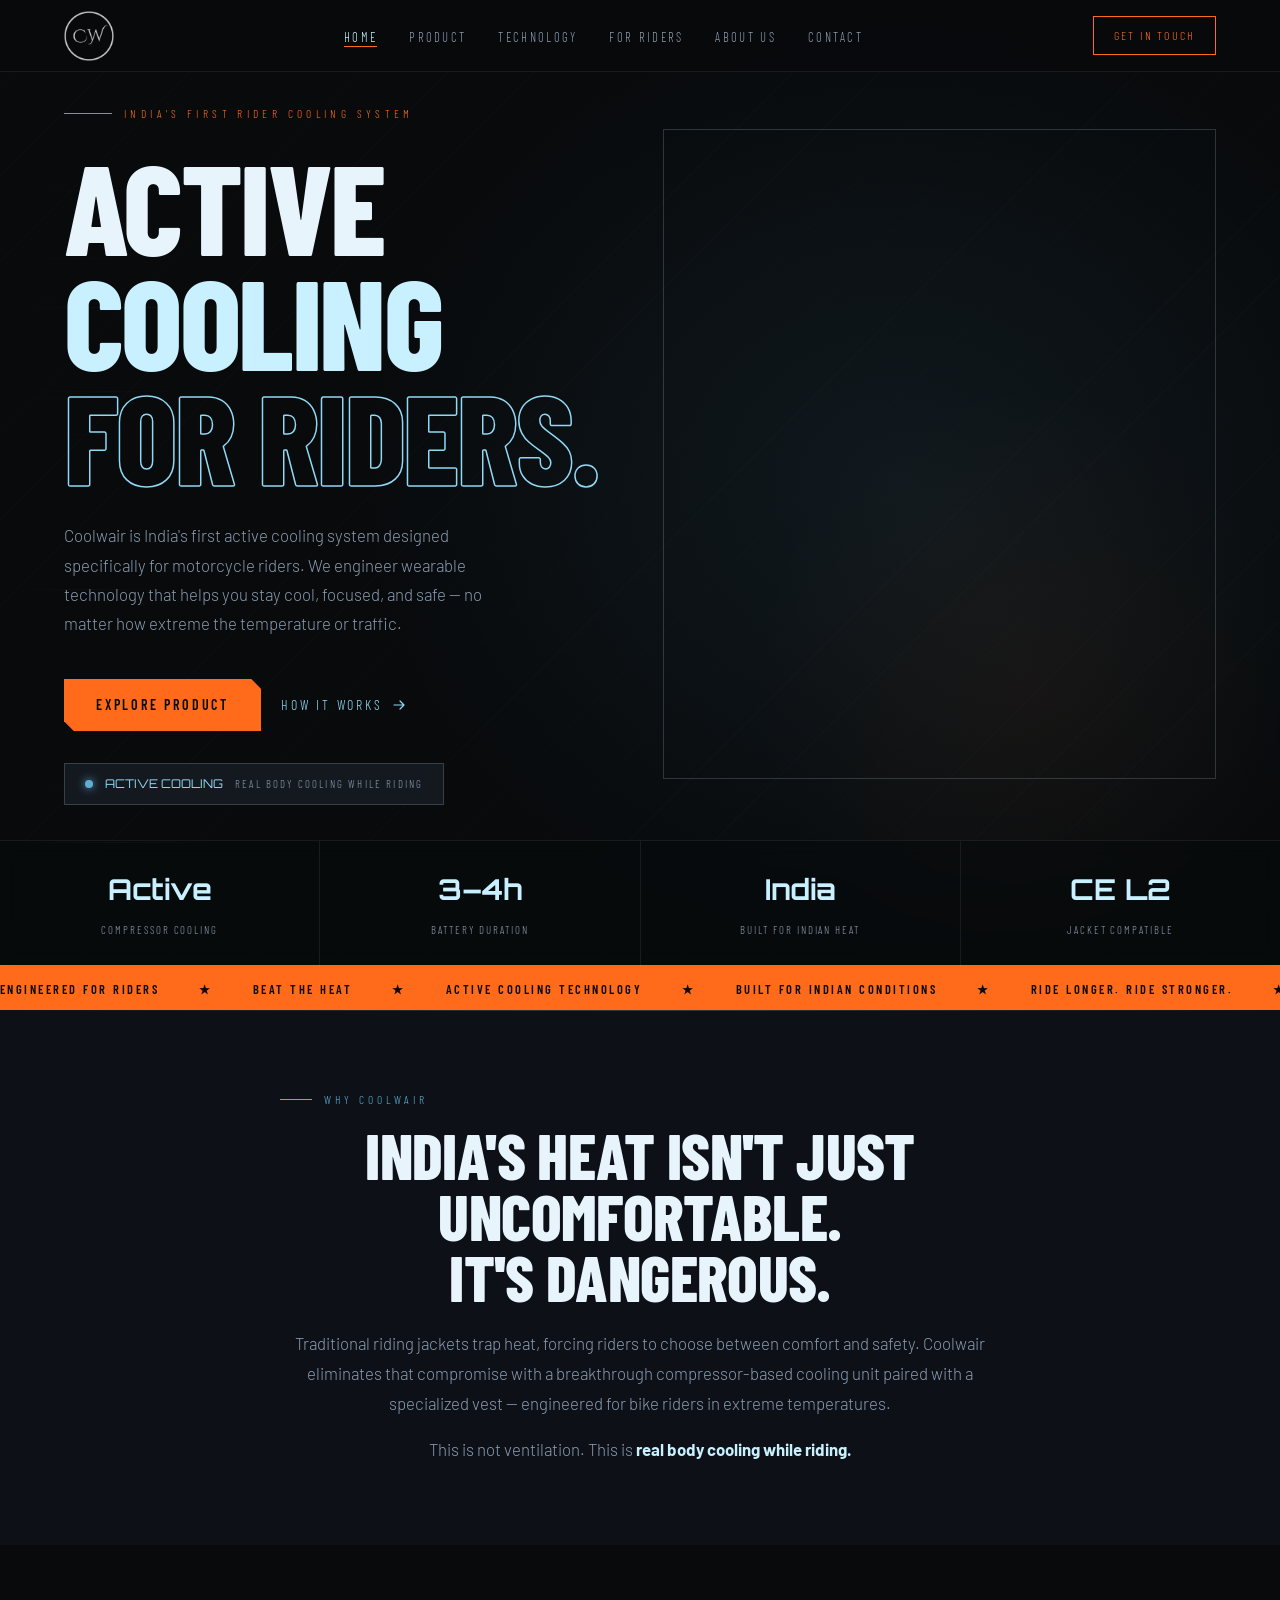
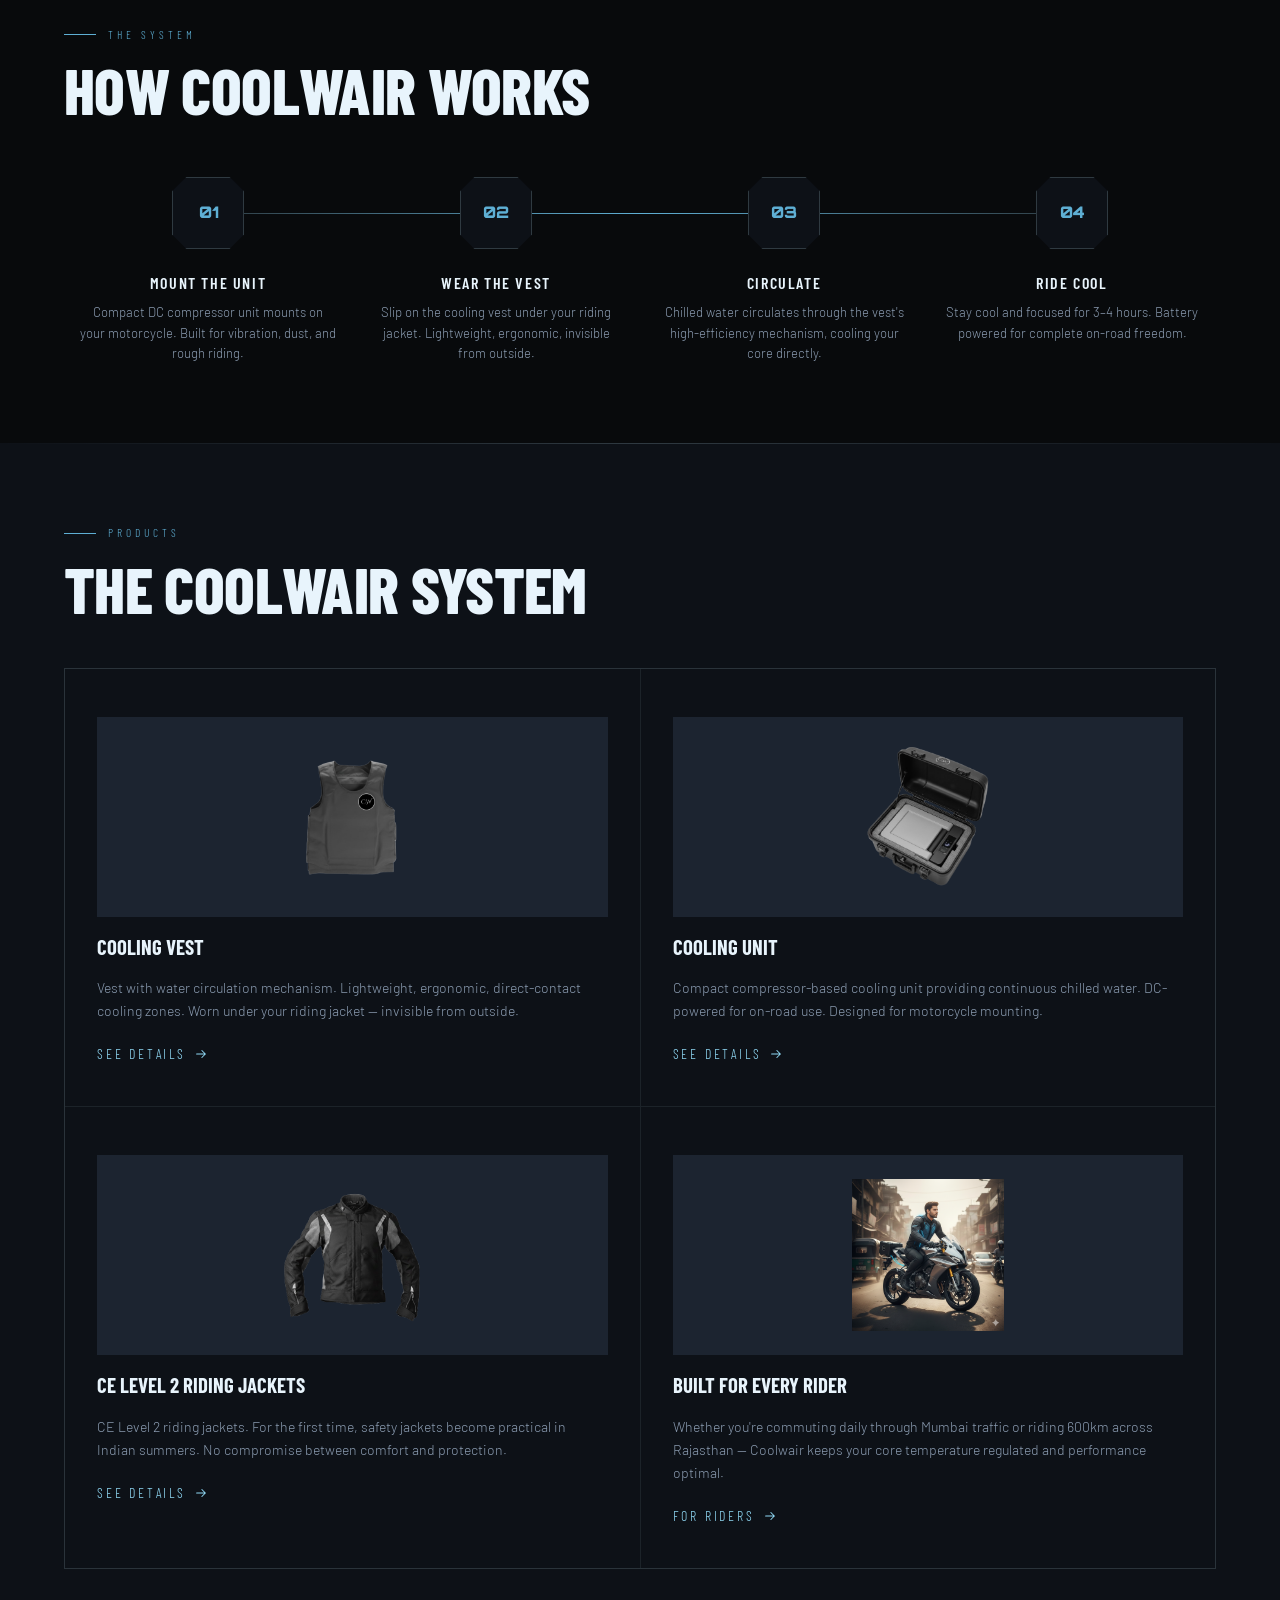
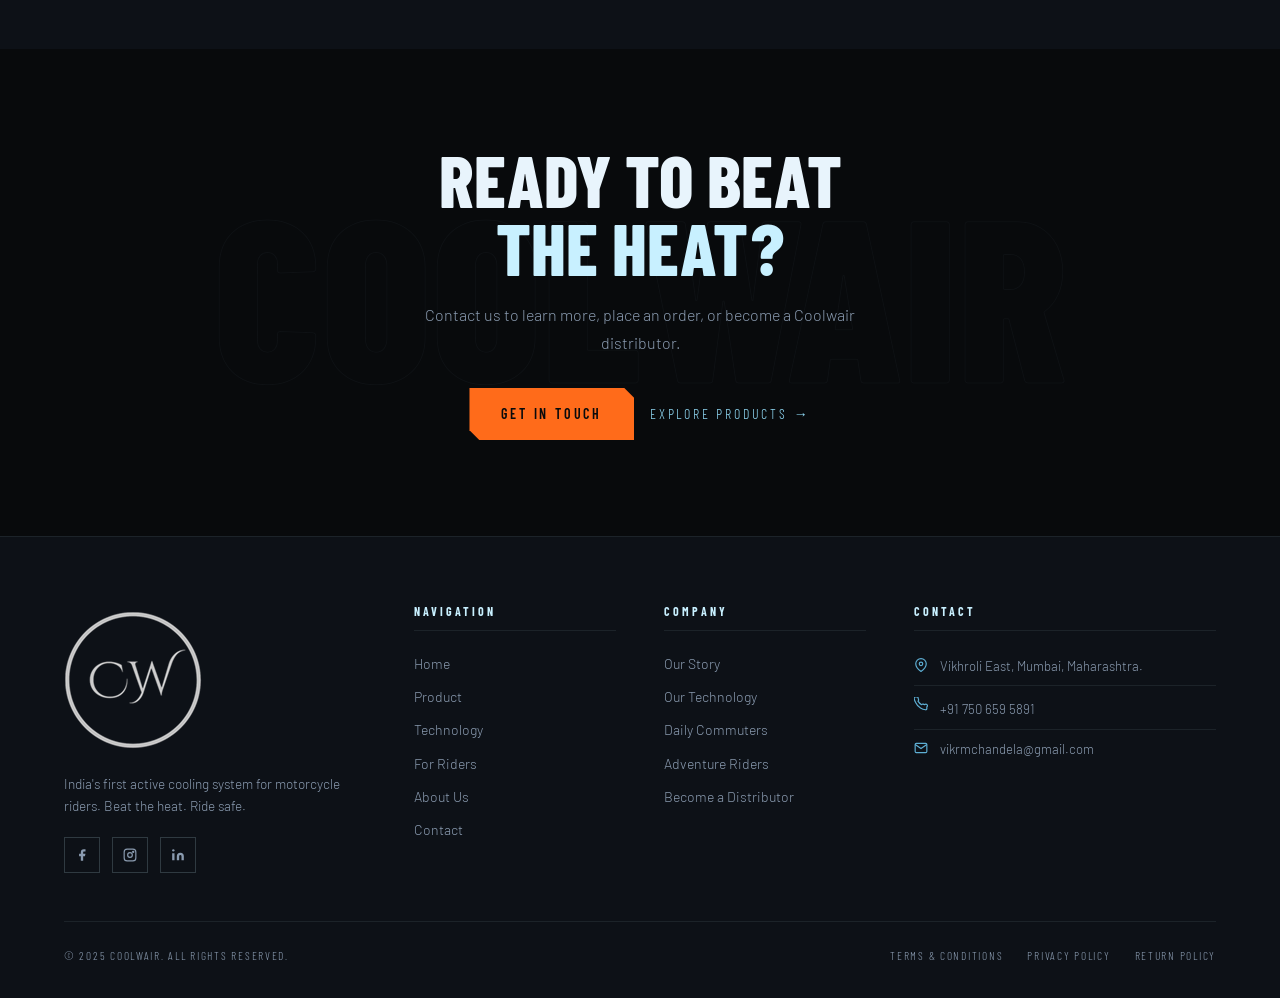
<file: index.html>
<!DOCTYPE html>
<html lang="en">

<head>
  <meta charset="UTF-8">
  <meta name="viewport" content="width=device-width, initial-scale=1.0">
  <title>COOLWAIR — Active Cooling for Riders. Built for Indian Heat.</title>
  <meta name="description"
    content="India's first active cooling system designed specifically for motorcycle riders. Beat the heat, ride safe.">
  <link rel="icon" type="image/png" href="assets/imgs/favicon.png">
  <link rel="preconnect" href="https://fonts.googleapis.com">
  <link
    href="https://fonts.googleapis.com/css2?family=Barlow+Condensed:ital,wght@0,300;0,600;0,800;1,300&family=Barlow:wght@300;400;500&family=Orbitron:wght@700;900&display=swap"
    rel="stylesheet">
  <link rel="stylesheet" href="style.css">
</head>

<body>

  <!-- NAV -->
  <div id="header"></div>
  <!-- <div class="nav-mobile-drawer" id="mobileDrawer">
    <a href="index.html">Home</a>
    <a href="product.html">Product</a>
    <a href="technology.html">Technology</a>
    <a href="riders.html">For Riders</a>
    <a href="about.html">About Us</a>
    <a href="contact.html">Contact</a>
    <a href="contact.html" class="btn-primary" style="text-align:center;">Get in Touch</a>
  </div> -->

  <!-- HERO -->
  <section class="hero">
    <div class="hero-bg"></div>
    <div class="speed-lines" id="speedLines"></div>

    <div class="hero-wrapper">
      <div class="hero-content">
        <div class="hero-eyebrow">India's First Rider Cooling System</div>
        <h1 class="hero-title">
          ACTIVE<br>
          <span class="accent">COOLING</span><br>
          <span class="outline">FOR RIDERS.</span>
        </h1>

        <p class="hero-sub">Coolwair is India's first active cooling system designed specifically for motorcycle
          riders. We
          engineer wearable technology that helps you stay cool, focused, and safe — no matter how extreme the
          temperature
          or traffic.</p>

        <div class="hero-actions">
          <a href="product.html" class="btn-primary">Explore Product</a>
          <a href="technology.html" class="btn-ghost">
            How It Works
            <svg width="16" height="16" viewBox="0 0 16 16" fill="none">
              <path d="M3 8h10M9 4l4 4-4 4" stroke="currentColor" stroke-width="1.2" stroke-linecap="round"
                stroke-linejoin="round" />
            </svg>
          </a>
        </div>

        <div class="hero-badge">
          <div class="badge-dot"></div>
          <span class="badge-text">ACTIVE COOLING</span>
          <span class="badge-sub">Real Body Cooling While Riding</span>
        </div>
      </div>

      <div class="hero-video-container">
        <iframe src="https://www.youtube.com/embed/PVXAoBqjvbM?si=2bAizUfOlhvpllHx" title="Coolwair in Action"
          allow="accelerometer; autoplay; clipboard-write; encrypted-media; gyroscope; picture-in-picture; web-share"
          referrerpolicy="strict-origin-when-cross-origin" allowfullscreen></iframe>
      </div>

    </div>

    <div class="hero-stats">
      <div class="hero-stat"><strong>Active</strong><span>Compressor Cooling</span></div>
      <div class="hero-stat"><strong>3–4h</strong><span>Battery Duration</span></div>
      <div class="hero-stat"><strong>India</strong><span>Built for Indian Heat</span></div>
      <div class="hero-stat"><strong>CE L2</strong><span>Jacket Compatible</span></div>
    </div>
  </section>

  <!-- TICKER -->
  <div class="ticker">
    <div class="ticker-inner">
      <span>ENGINEERED FOR RIDERS</span><span>★</span>
      <span>BEAT THE HEAT</span><span>★</span>
      <span>ACTIVE COOLING TECHNOLOGY</span><span>★</span>
      <span>BUILT FOR INDIAN CONDITIONS</span><span>★</span>
      <span>RIDE LONGER. RIDE STRONGER.</span><span>★</span>
      <span>DC POWERED UNIT</span><span>★</span>
      <span>ENGINEERED FOR RIDERS</span><span>★</span>
      <span>BEAT THE HEAT</span><span>★</span>
      <span>ACTIVE COOLING TECHNOLOGY</span><span>★</span>
      <span>BUILT FOR INDIAN CONDITIONS</span><span>★</span>
      <span>RIDE LONGER. RIDE STRONGER.</span><span>★</span>
      <span>DC POWERED UNIT</span><span>★</span>
    </div>
  </div>

  <!-- INTRO SECTION -->
  <section class="section section--dark">
    <div class="container">
      <div class="home-intro reveal">
        <div class="section-label">Why Coolwair</div>
        <h2 class="section-title">India's Heat Isn't Just Uncomfortable.<br>It's Dangerous.</h2>
        <p>Traditional riding jackets trap heat, forcing riders to choose between comfort and safety. Coolwair
          eliminates that compromise with a breakthrough compressor-based cooling unit paired with a specialized vest —
          engineered for bike riders in extreme temperatures.</p>
        <p style="margin-top:1rem;">This is not ventilation. This is <strong style="color:var(--ice)">real body cooling
            while riding.</strong></p>
      </div>
    </div>
  </section>

  <!-- HOW IT WORKS -->
  <section class="section section--black">
    <div class="container">
      <div class="section-label reveal">The System</div>
      <h2 class="section-title reveal">How COOLWAIR Works</h2>
      <div class="steps-grid">
        <div class="step-item reveal">
          <div class="step-hex"><span>01</span></div>
          <div class="step-title">Mount the Unit</div>
          <p class="step-desc">Compact DC compressor unit mounts on your motorcycle. Built for vibration, dust, and
            rough riding.</p>
        </div>
        <div class="step-item reveal">
          <div class="step-hex"><span>02</span></div>
          <div class="step-title">Wear the Vest</div>
          <p class="step-desc">Slip on the cooling vest under your riding jacket. Lightweight, ergonomic, invisible from
            outside.</p>
        </div>
        <div class="step-item reveal">
          <div class="step-hex"><span>03</span></div>
          <div class="step-title">Circulate</div>
          <p class="step-desc">Chilled water circulates through the vest's high-efficiency mechanism, cooling your core
            directly.</p>
        </div>
        <div class="step-item reveal">
          <div class="step-hex"><span>04</span></div>
          <div class="step-title">Ride Cool</div>
          <p class="step-desc">Stay cool and focused for 3–4 hours. Battery powered for complete on-road freedom.</p>
        </div>
      </div>
    </div>
  </section>

  <!-- PRODUCT HIGHLIGHTS -->
  <section class="section section--dark">
    <div class="container">
      <div class="section-label reveal">Products</div>
      <h2 class="section-title reveal">The Coolwair System</h2>
      <div class="offer-grid" style="margin-top:3rem;">
        <div class="offer-card reveal">
          <img class="offer-img" src="assets/imgs/coolwairr-cooling-vest1.png" alt="Cooling Vest">
          <h3>Cooling Vest</h3>
          <p>Vest with water circulation mechanism. Lightweight, ergonomic, direct-contact cooling zones. Worn under
            your riding jacket — invisible from outside.</p>
          <a href="product.html" class="btn-ghost" style="margin-top:0.5rem;">
            See Details
            <svg width="14" height="14" viewBox="0 0 16 16" fill="none">
              <path d="M3 8h10M9 4l4 4-4 4" stroke="currentColor" stroke-width="1.2" stroke-linecap="round"
                stroke-linejoin="round" />
            </svg>
          </a>
        </div>
        <div class="offer-card reveal">
          <img class="offer-img" src="assets/imgs/Coolwairr_cooling_Unit2.png" alt="Cooling Unit">
          <h3>Cooling Unit</h3>
          <p>Compact compressor-based cooling unit providing continuous chilled water. DC-powered for on-road use.
            Designed for motorcycle mounting.</p>
          <a href="product.html" class="btn-ghost" style="margin-top:0.5rem;">
            See Details
            <svg width="14" height="14" viewBox="0 0 16 16" fill="none">
              <path d="M3 8h10M9 4l4 4-4 4" stroke="currentColor" stroke-width="1.2" stroke-linecap="round"
                stroke-linejoin="round" />
            </svg>
          </a>
        </div>
        <div class="offer-card reveal">
          <img class="offer-img" src="assets/imgs/Coolwairr_Cooling_Jacket.png" alt="Riding Jacket">
          <h3>CE Level 2 riding jackets</h3>
          <p>CE Level 2 riding jackets. For the first time, safety jackets become practical in Indian summers. No
            compromise between comfort and protection.</p>
          <a href="product.html" class="btn-ghost" style="margin-top:0.5rem;">
            See Details
            <svg width="14" height="14" viewBox="0 0 16 16" fill="none">
              <path d="M3 8h10M9 4l4 4-4 4" stroke="currentColor" stroke-width="1.2" stroke-linecap="round"
                stroke-linejoin="round" />
            </svg>
          </a>
        </div>
        <div class="offer-card reveal">
          <img class="offer-img" src="assets/imgs/Coolwairr. Coolingvest Image.png" alt="Rider">
          <h3>Built for Every Rider</h3>
          <p>Whether you're commuting daily through Mumbai traffic or riding 600km across Rajasthan — Coolwair keeps
            your core temperature regulated and performance optimal.</p>
          <a href="riders.html" class="btn-ghost" style="margin-top:0.5rem;">
            For Riders
            <svg width="14" height="14" viewBox="0 0 16 16" fill="none">
              <path d="M3 8h10M9 4l4 4-4 4" stroke="currentColor" stroke-width="1.2" stroke-linecap="round"
                stroke-linejoin="round" />
            </svg>
          </a>
        </div>
      </div>
    </div>
  </section>

  <!-- CTA -->
  <section class="cta-section">
    <h2 class="reveal">Ready to Beat<br><span style="color:var(--ice)">the Heat?</span></h2>
    <p class="reveal">Contact us to learn more, place an order, or become a Coolwair distributor.</p>
    <div class="cta-actions reveal">
      <a href="contact.html" class="btn-primary">Get in Touch</a>
      <a href="product.html" class="btn-ghost">Explore Products →</a>
    </div>
  </section>

  <!-- FOOTER -->
  <div id="footer"></div>

  <button class="back-to-top" id="backToTop" aria-label="Back to top">
    <svg viewBox="0 0 24 24" fill="none" stroke="currentColor" stroke-width="2">
      <path d="M18 15l-6-6-6 6" />
    </svg>
  </button>

  <script src="components.js"></script>
  <script>
    // Speed lines
    const sl = document.getElementById('speedLines');
    if (sl) {
      for (let i = 0; i < 10; i++) {
        const l = document.createElement('div');
        l.className = 'speed-line';
        l.style.cssText = `width:${Math.random() * 180 + 80}px;top:${Math.random() * 100}%;animation-delay:${Math.random() * 3}s;animation-duration:${Math.random() * 1.5 + 1.5}s;opacity:${Math.random() * 0.3 + 0.05};`;
        sl.appendChild(l);
      }
    }
  </script>
</body>

</html>
</file>
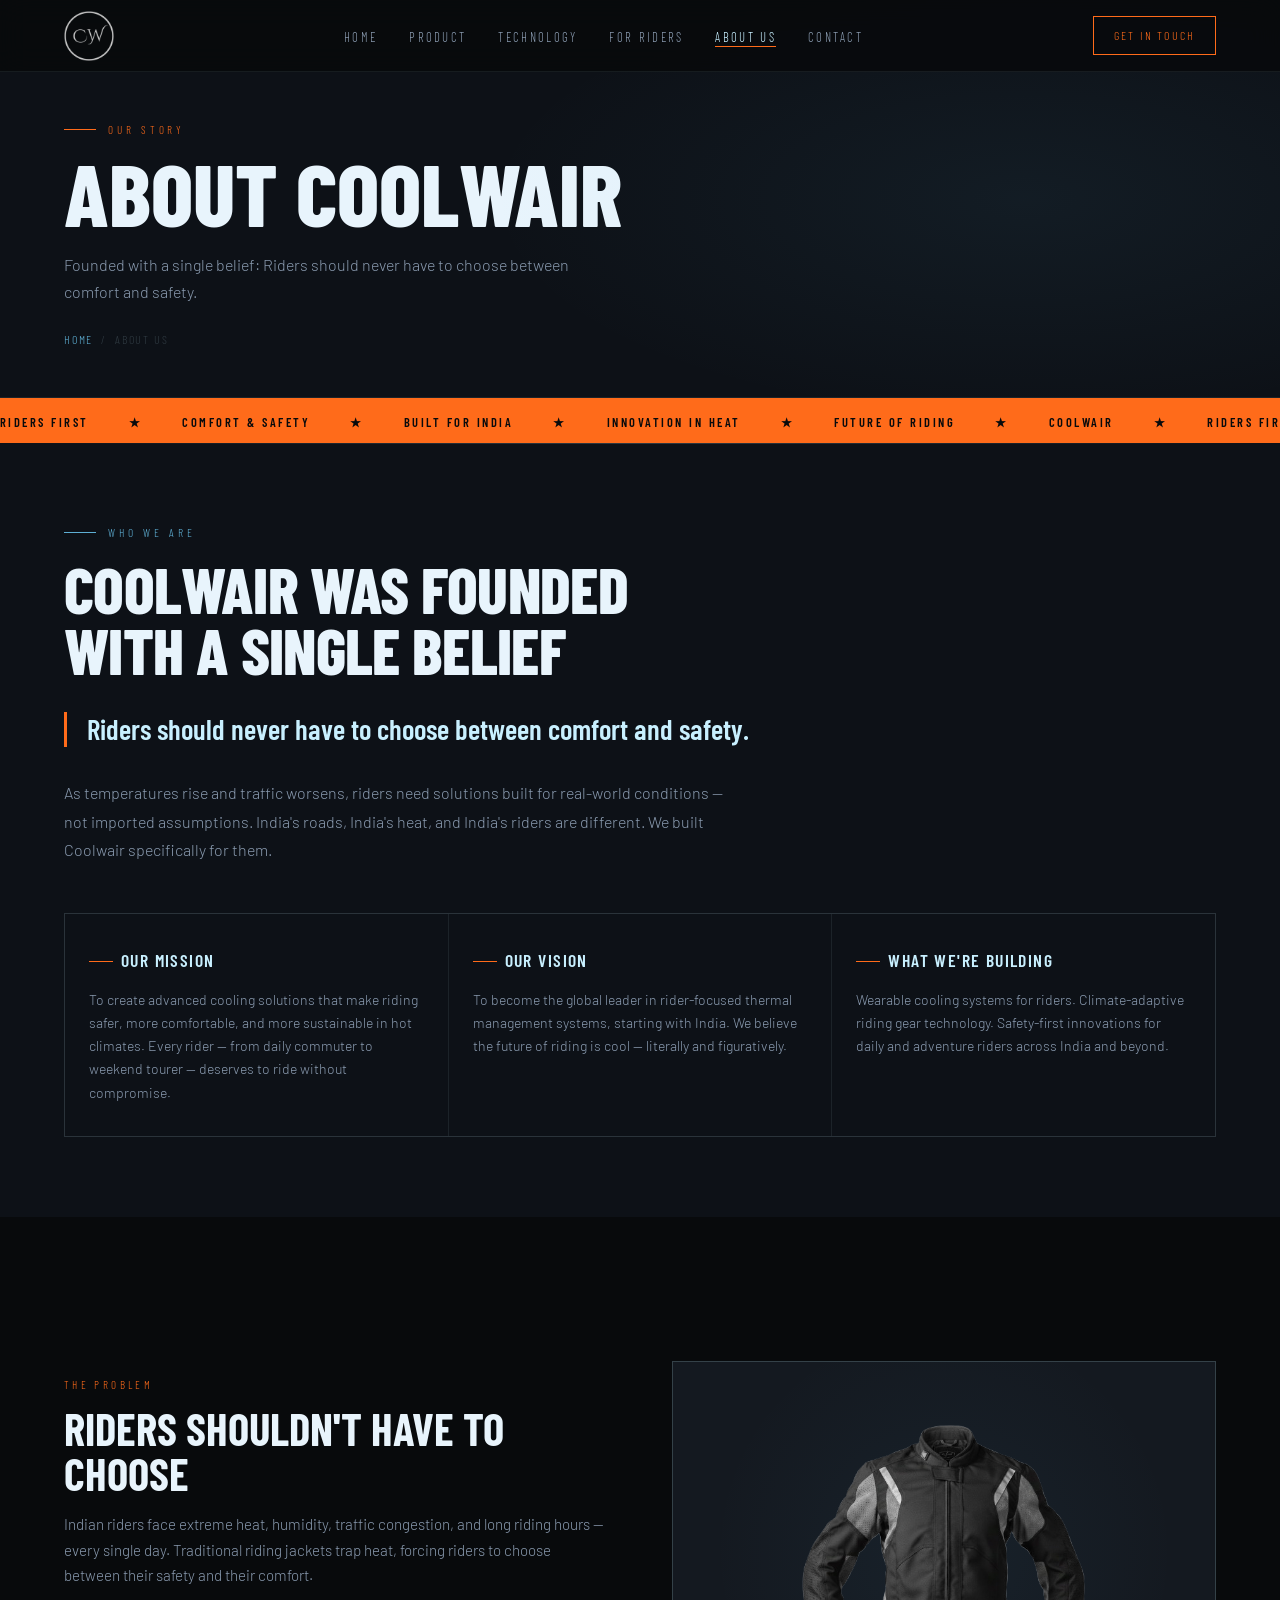
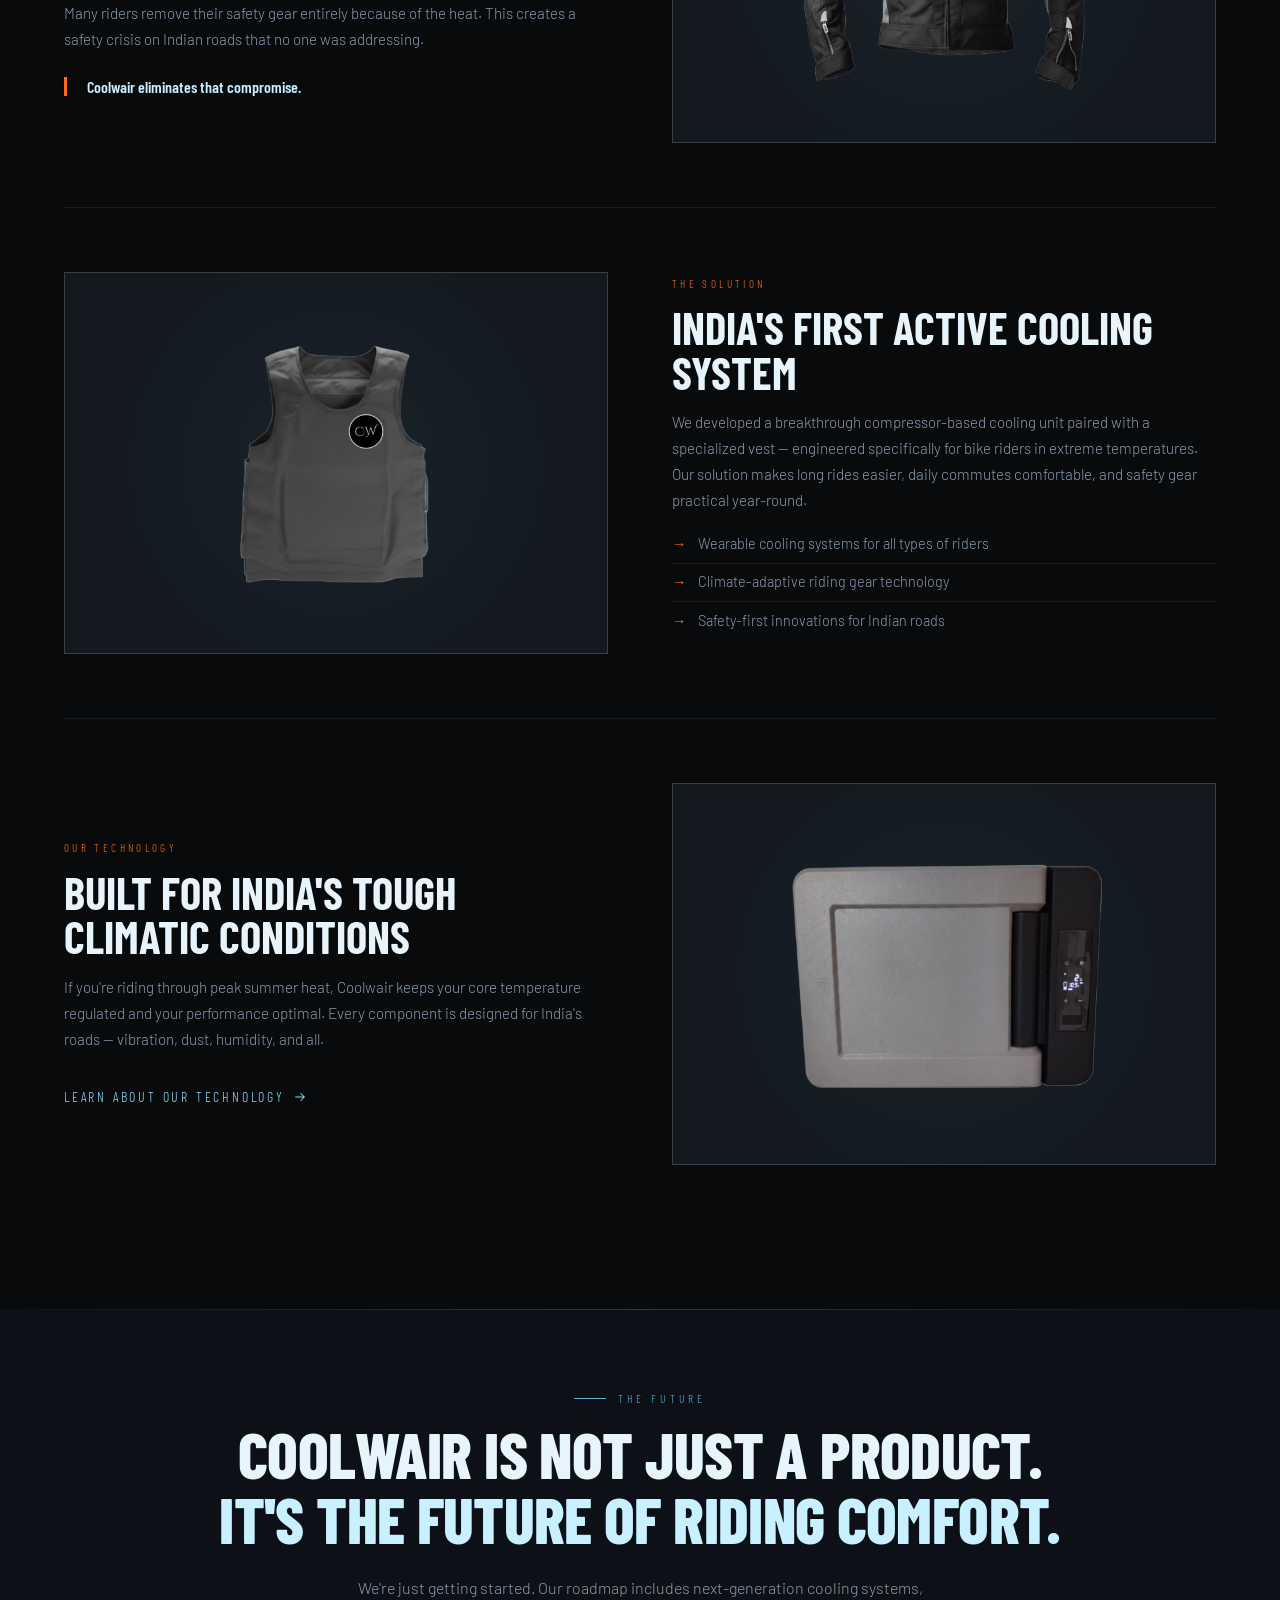
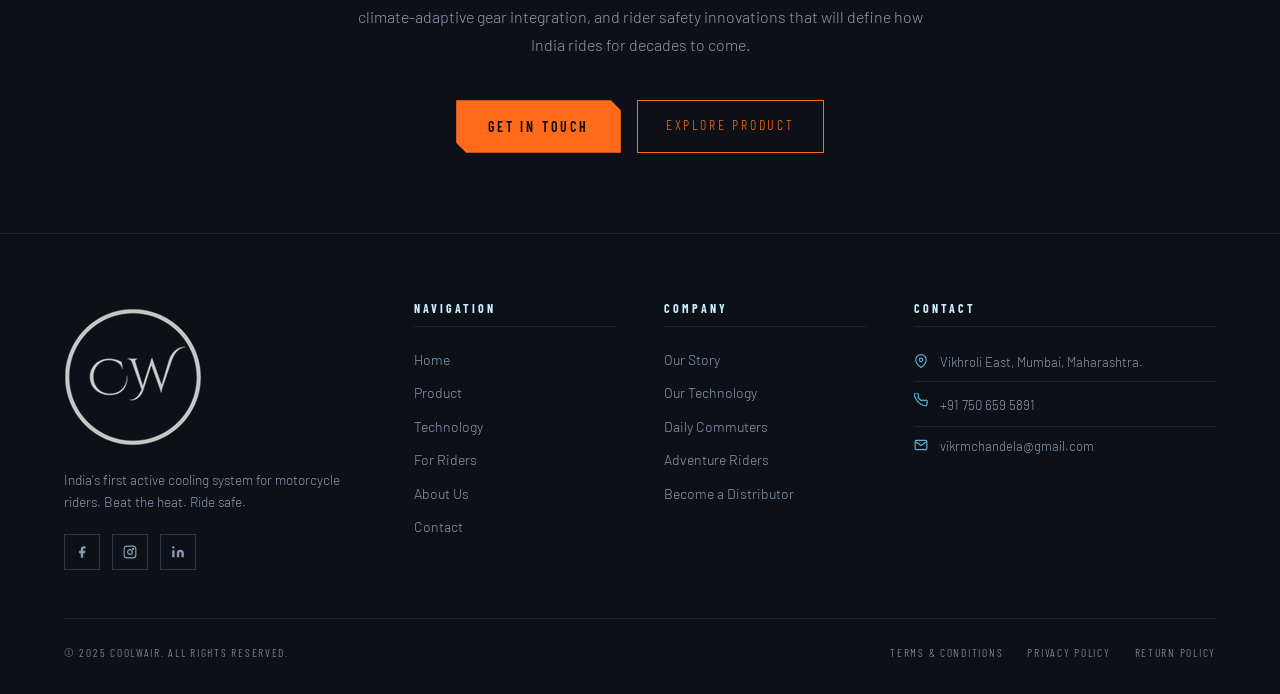
<file: about.html>
<!DOCTYPE html>
<html lang="en">

<head>
  <meta charset="UTF-8">
  <meta name="viewport" content="width=device-width, initial-scale=1.0">
  <title>About Us — COOLWAIR</title>
  <meta name="description"
    content="Coolwairr was founded with a single belief: Riders should never have to choose between comfort and safety.">
  <link rel="icon" type="image/png" href="assets/imgs/favicon.png">
  <link rel="preconnect" href="https://fonts.googleapis.com">
  <link
    href="https://fonts.googleapis.com/css2?family=Barlow+Condensed:ital,wght@0,300;0,600;0,800;1,300&family=Barlow:wght@300;400;500&family=Orbitron:wght@700;900&display=swap"
    rel="stylesheet">
  <link rel="stylesheet" href="style.css">
</head>

<body>

  <div id="header"></div>

  <div class="page-hero">
    <div class="page-hero-eyebrow">Our Story</div>
    <h1>About Coolwair</h1>
    <p>Founded with a single belief: Riders should never have to choose between comfort and safety.</p>
    <div class="breadcrumb"><a href="index.html">Home</a><span>/</span><span>About Us</span></div>
  </div>

  <div class="ticker">
    <div class="ticker-inner">
      <span>RIDERS FIRST</span><span>★</span><span>COMFORT &amp; SAFETY</span><span>★</span>
      <span>BUILT FOR INDIA</span><span>★</span><span>INNOVATION IN HEAT</span><span>★</span>
      <span>FUTURE OF RIDING</span><span>★</span><span>COOLWAIR</span><span>★</span>
      <span>RIDERS FIRST</span><span>★</span><span>COMFORT &amp; SAFETY</span><span>★</span>
      <span>BUILT FOR INDIA</span><span>★</span><span>INNOVATION IN HEAT</span><span>★</span>
      <span>FUTURE OF RIDING</span><span>★</span><span>COOLWAIR</span><span>★</span>
    </div>
  </div>

  <!-- FOUNDING BELIEF -->
  <section class="section section--dark">
    <div class="container">
      <div class="section-label reveal">Who We Are</div>
      <h2 class="section-title reveal">Coolwair Was Founded<br>with a Single Belief</h2>
      <div class="tech-highlight reveal">
        Riders should never have to choose between comfort and safety.
      </div>
      <p class="reveal" style="color:var(--muted);max-width:680px;margin-top:1.25rem;font-size:1rem;line-height:1.8;">
        As temperatures rise and traffic worsens, riders need solutions built for real-world conditions — not imported
        assumptions. India's roads, India's heat, and India's riders are different. We built Coolwair specifically for
        them.
      </p>

      <div class="mission-cards reveal">
        <div class="mission-card">
          <h3>Our Mission</h3>
          <p>To create advanced cooling solutions that make riding safer, more comfortable, and more sustainable in hot
            climates. Every rider — from daily commuter to weekend tourer — deserves to ride without compromise.</p>
        </div>
        <div class="mission-card">
          <h3>Our Vision</h3>
          <p>To become the global leader in rider-focused thermal management systems, starting with India. We believe
            the future of riding is cool — literally and figuratively.</p>
        </div>
        <div class="mission-card">
          <h3>What We're Building</h3>
          <p>Wearable cooling systems for riders. Climate-adaptive riding gear technology. Safety-first innovations for
            daily and adventure riders across India and beyond.</p>
        </div>
      </div>
    </div>
  </section>

  <!-- STORY SECTIONS -->
  <section class="section section--black">
    <div class="container">
      <div class="split-section reveal">
        <div class="split-text">
          <div class="eyebrow">The Problem</div>
          <h2>Riders Shouldn't Have to Choose</h2>
          <p>Indian riders face extreme heat, humidity, traffic congestion, and long riding hours — every single day.
            Traditional riding jackets trap heat, forcing riders to choose between their safety and their comfort.</p>
          <p style="margin-top:0.75rem;">Many riders remove their safety gear entirely because of the heat. This creates
            a safety crisis on Indian roads that no one was addressing.</p>
          <div class="tech-highlight" style="font-size:1rem;margin-top:1.5rem;">
            Coolwair eliminates that compromise.
          </div>
        </div>
        <div class="split-image">
          <img src="assets/imgs/Coolwairr_Cooling_Jacket.png" alt="Riding Jacket">
        </div>
      </div>

      <div class="split-section reverse reveal">
        <div class="split-text">
          <div class="eyebrow">The Solution</div>
          <h2>India's First Active Cooling System</h2>
          <p>We developed a breakthrough compressor-based cooling unit paired with a specialized vest — engineered
            specifically for bike riders in extreme temperatures. Our solution makes long rides easier, daily commutes
            comfortable, and safety gear practical year-round.</p>
          <ul>
            <li>Wearable cooling systems for all types of riders</li>
            <li>Climate-adaptive riding gear technology</li>
            <li>Safety-first innovations for Indian roads</li>
          </ul>
        </div>
        <div class="split-image">
          <img src="assets/imgs/coolwairr-cooling-vest1.png" alt="Cooling Vest">
        </div>
      </div>

      <div class="split-section reveal">
        <div class="split-text">
          <div class="eyebrow">Our Technology</div>
          <h2>Built for India's Tough Climatic Conditions</h2>
          <p>If you're riding through peak summer heat, Coolwair keeps your core temperature regulated and your
            performance optimal. Every component is designed for India's roads — vibration, dust, humidity, and all.</p>
          <a href="technology.html" class="btn-ghost" style="margin-top:1.25rem;">
            Learn About Our Technology
            <svg width="14" height="14" viewBox="0 0 16 16" fill="none">
              <path d="M3 8h10M9 4l4 4-4 4" stroke="currentColor" stroke-width="1.2" stroke-linecap="round"
                stroke-linejoin="round" />
            </svg>
          </a>
        </div>
        <div class="split-image">
          <img src="assets/imgs/Coolwairr_cooling_uni.png" alt="Technology">
        </div>
      </div>
    </div>
  </section>

  <!-- CLOSING STATEMENT -->
  <section class="section section--dark">
    <div class="container" style="text-align:center;">
      <div class="reveal">
        <div class="section-label" style="justify-content:center;">The Future</div>
        <h2 class="section-title">Coolwair Is Not Just a Product.</h2>
        <h2 class="section-title" style="color:var(--ice);margin-top:0.25rem;">It's the Future of Riding Comfort.</h2>
        <p style="color:var(--muted);max-width:580px;margin:1.5rem auto 0;font-size:1rem;line-height:1.8;">
          We're just getting started. Our roadmap includes next-generation cooling systems, climate-adaptive gear
          integration, and rider safety innovations that will define how India rides for decades to come.
        </p>
        <div style="margin-top:2.5rem;display:flex;gap:1rem;justify-content:center;flex-wrap:wrap;">
          <a href="contact.html" class="btn-primary">Get in Touch</a>
          <a href="product.html" class="btn-outline">Explore Product</a>
        </div>
      </div>
    </div>
  </section>

  <!-- FOOTER -->
  <div id="footer"></div>
  
  <button class="back-to-top" id="backToTop" aria-label="Back to top"><svg viewBox="0 0 24 24" fill="none"
      stroke="currentColor" stroke-width="2">
      <path d="M18 15l-6-6-6 6" />
    </svg></button>
  <script src="components.js"></script>
</body>

</html>
</file>
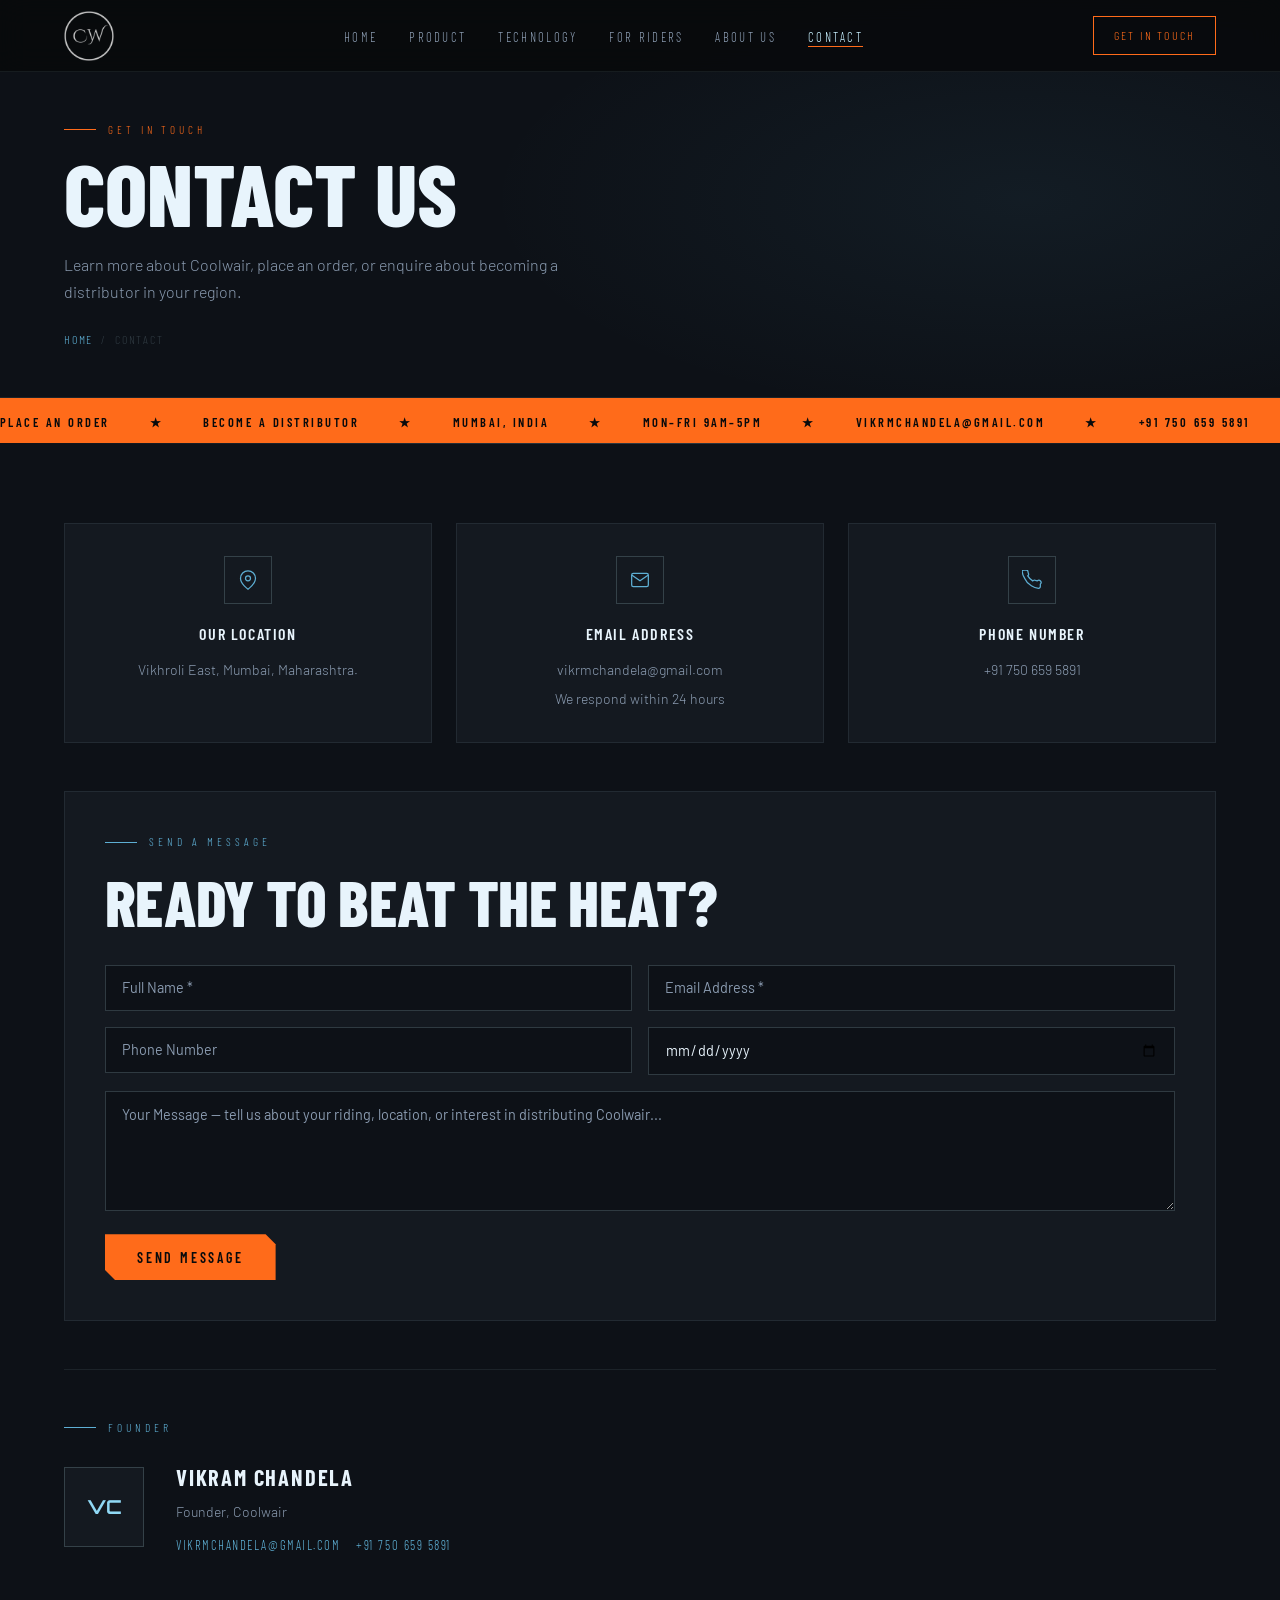
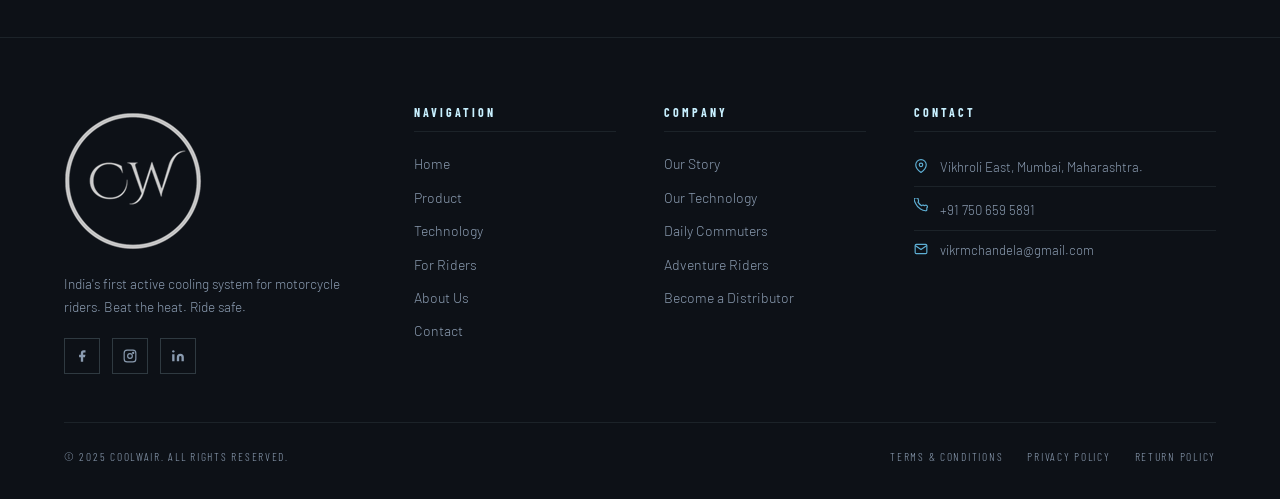
<file: contact.html>
<!DOCTYPE html>
<html lang="en">
<head>
  <meta charset="UTF-8">
  <meta name="viewport" content="width=device-width, initial-scale=1.0">
  <title>Contact — COOLWAIR</title>
  <meta name="description" content="Contact Coolwair — learn more, place an order, or become a distributor.">
  <link rel="icon" type="image/png" href="assets/imgs/favicon.png">
  <link rel="preconnect" href="https://fonts.googleapis.com">
  <link href="https://fonts.googleapis.com/css2?family=Barlow+Condensed:ital,wght@0,300;0,600;0,800;1,300&family=Barlow:wght@300;400;500&family=Orbitron:wght@700;900&display=swap" rel="stylesheet">
  <link rel="stylesheet" href="style.css">
</head>
<body>

<div id="header"></div>

<div class="page-hero">
  <div class="page-hero-eyebrow">Get in Touch</div>
  <h1>Contact Us</h1>
  <p>Learn more about Coolwair, place an order, or enquire about becoming a distributor in your region.</p>
  <div class="breadcrumb"><a href="index.html">Home</a><span>/</span><span>Contact</span></div>
</div>

<div class="ticker">
  <div class="ticker-inner">
    <span>PLACE AN ORDER</span><span>★</span><span>BECOME A DISTRIBUTOR</span><span>★</span>
    <span>MUMBAI, INDIA</span><span>★</span><span>MON–FRI 9AM–5PM</span><span>★</span>
    <span>vikrmchandela@gmail.com</span><span>★</span><span>+91 750 659 5891</span><span>★</span>
    <span>PLACE AN ORDER</span><span>★</span><span>BECOME A DISTRIBUTOR</span><span>★</span>
    <span>MUMBAI, INDIA</span><span>★</span><span>MON–FRI 9AM–5PM</span><span>★</span>
    <span>vikrmchandela@gmail.com</span><span>★</span><span>+91 750 659 5891</span><span>★</span>
  </div>
</div>

<!-- CONTACT SECTION -->
<section class="section section--dark">
  <div class="container">

    <!-- CONTACT CARDS -->
    <div class="contact-cards reveal">
      <div class="contact-card">
        <div class="contact-card-icon">
          <svg viewBox="0 0 24 24" fill="none" stroke="#5EAFD4" stroke-width="1.5"><path d="M21 10c0 7-9 13-9 13s-9-6-9-13a9 9 0 0118 0z"/><circle cx="12" cy="10" r="3"/></svg>
        </div>
        <h4>Our Location</h4>
        <a href="https://maps.app.goo.gl/e54TD68jU2CD6Kzz8" target="_blank">Vikhroli East, Mumbai, Maharashtra.</a>
      </div>
      <div class="contact-card">
        <div class="contact-card-icon">
          <svg viewBox="0 0 24 24" fill="none" stroke="#5EAFD4" stroke-width="1.5"><path d="M4 4h16c1.1 0 2 .9 2 2v12c0 1.1-.9 2-2 2H4c-1.1 0-2-.9-2-2V6c0-1.1.9-2 2-2z"/><polyline points="22,6 12,13 2,6"/></svg>
        </div>
        <h4>Email Address</h4>
        <a href="mailto:vikrmchandela@gmail.com">vikrmchandela@gmail.com</a>
        <p style="margin-top:0.25rem;">We respond within 24 hours</p>
      </div>
      <div class="contact-card">
        <div class="contact-card-icon">
          <svg viewBox="0 0 24 24" fill="none" stroke="#5EAFD4" stroke-width="1.5"><path d="M22 16.92v3a2 2 0 01-2.18 2 19.79 19.79 0 01-8.63-3.07A19.5 19.5 0 013.07 9.81 19.79 19.79 0 01.11 1.23 2 2 0 012.11.01h3a2 2 0 012 1.72c.127.96.361 1.903.7 2.81a2 2 0 01-.45 2.11L6.91 7.09a16 16 0 006 6l.62-.36a2 2 0 012.11-.45c.907.339 1.85.573 2.81.7A2 2 0 0122 16.92z"/></svg>
        </div>
        <h4>Phone Number</h4>
        <a href="tel:+917506595891">+91 750 659 5891</a>
        <!-- <p style="margin-top:0.25rem;">Mon – Fri: 9 AM – 5 PM</p> -->
      </div>
    </div>

    <!-- CONTACT FORM -->
    <div class="contact-form-wrap reveal">
      <div class="section-label" style="margin-bottom:1.25rem;">Send a Message</div>
      <h2 class="section-title" style="margin-bottom:2rem;">Ready to Beat the Heat?</h2>

      <form id="cwContactForm" novalidate>
        <div class="form-grid">
          <div>
            <input class="cw-input" type="text" name="name" placeholder="Full Name *" required>
          </div>
          <div>
            <input class="cw-input" type="email" name="email" placeholder="Email Address *" required>
          </div>
          <div>
            <input class="cw-input" type="tel" name="number" placeholder="Phone Number">
          </div>
          <div>
            <input class="cw-input" type="date" name="date">
          </div>
          <div class="full">
            <textarea class="cw-textarea" name="message" placeholder="Your Message — tell us about your riding, location, or interest in distributing Coolwair..." required></textarea>
          </div>
          <div class="full" style="display:flex;align-items:center;gap:1.5rem;flex-wrap:wrap;">
            <button type="submit" class="btn-primary">Send Message</button>
            <p id="formMessage" style="font-size:0.875rem;"></p>
          </div>
        </div>
      </form>
    </div>

    <!-- VIKRAM -->
    <div class="reveal" style="margin-top:3rem;padding-top:3rem;border-top:1px solid var(--border);">
      <div class="section-label">Founder</div>
      <div style="display:flex;align-items:center;gap:2rem;flex-wrap:wrap;margin-top:1.25rem;">
        <div style="width:80px;height:80px;border:1px solid var(--border2);background:var(--surface);display:flex;align-items:center;justify-content:center;flex-shrink:0;">
          <span style="font-family:'Orbitron',sans-serif;font-size:1.2rem;font-weight:700;color:var(--ice2);">VC</span>
        </div>
        <div>
          <h3 style="font-family:'Barlow Condensed',sans-serif;font-size:1.4rem;font-weight:700;text-transform:uppercase;letter-spacing:0.08em;color:var(--text);">Vikram Chandela</h3>
          <p style="color:var(--muted);font-size:0.875rem;margin-top:0.25rem;">Founder, Coolwair</p>
          <div style="display:flex;gap:1rem;margin-top:0.75rem;flex-wrap:wrap;">
            <a href="mailto:vikrmchandela@gmail.com" style="font-size:0.8rem;color:var(--steel);font-family:'Barlow Condensed',sans-serif;letter-spacing:0.12em;text-transform:uppercase;">vikrmchandela@gmail.com</a>
            <a href="tel:+917506595891" style="font-size:0.8rem;color:var(--steel);font-family:'Barlow Condensed',sans-serif;letter-spacing:0.12em;text-transform:uppercase;">+91 750 659 5891</a>
          </div>
        </div>
      </div>
    </div>

  </div>
</section>

<!-- FOOTER -->
<div id="footer"></div>
<button class="back-to-top" id="backToTop" aria-label="Back to top"><svg viewBox="0 0 24 24" fill="none" stroke="currentColor" stroke-width="2"><path d="M18 15l-6-6-6 6"/></svg></button>
<script src="components.js"></script>
</body>
</html>
</file>
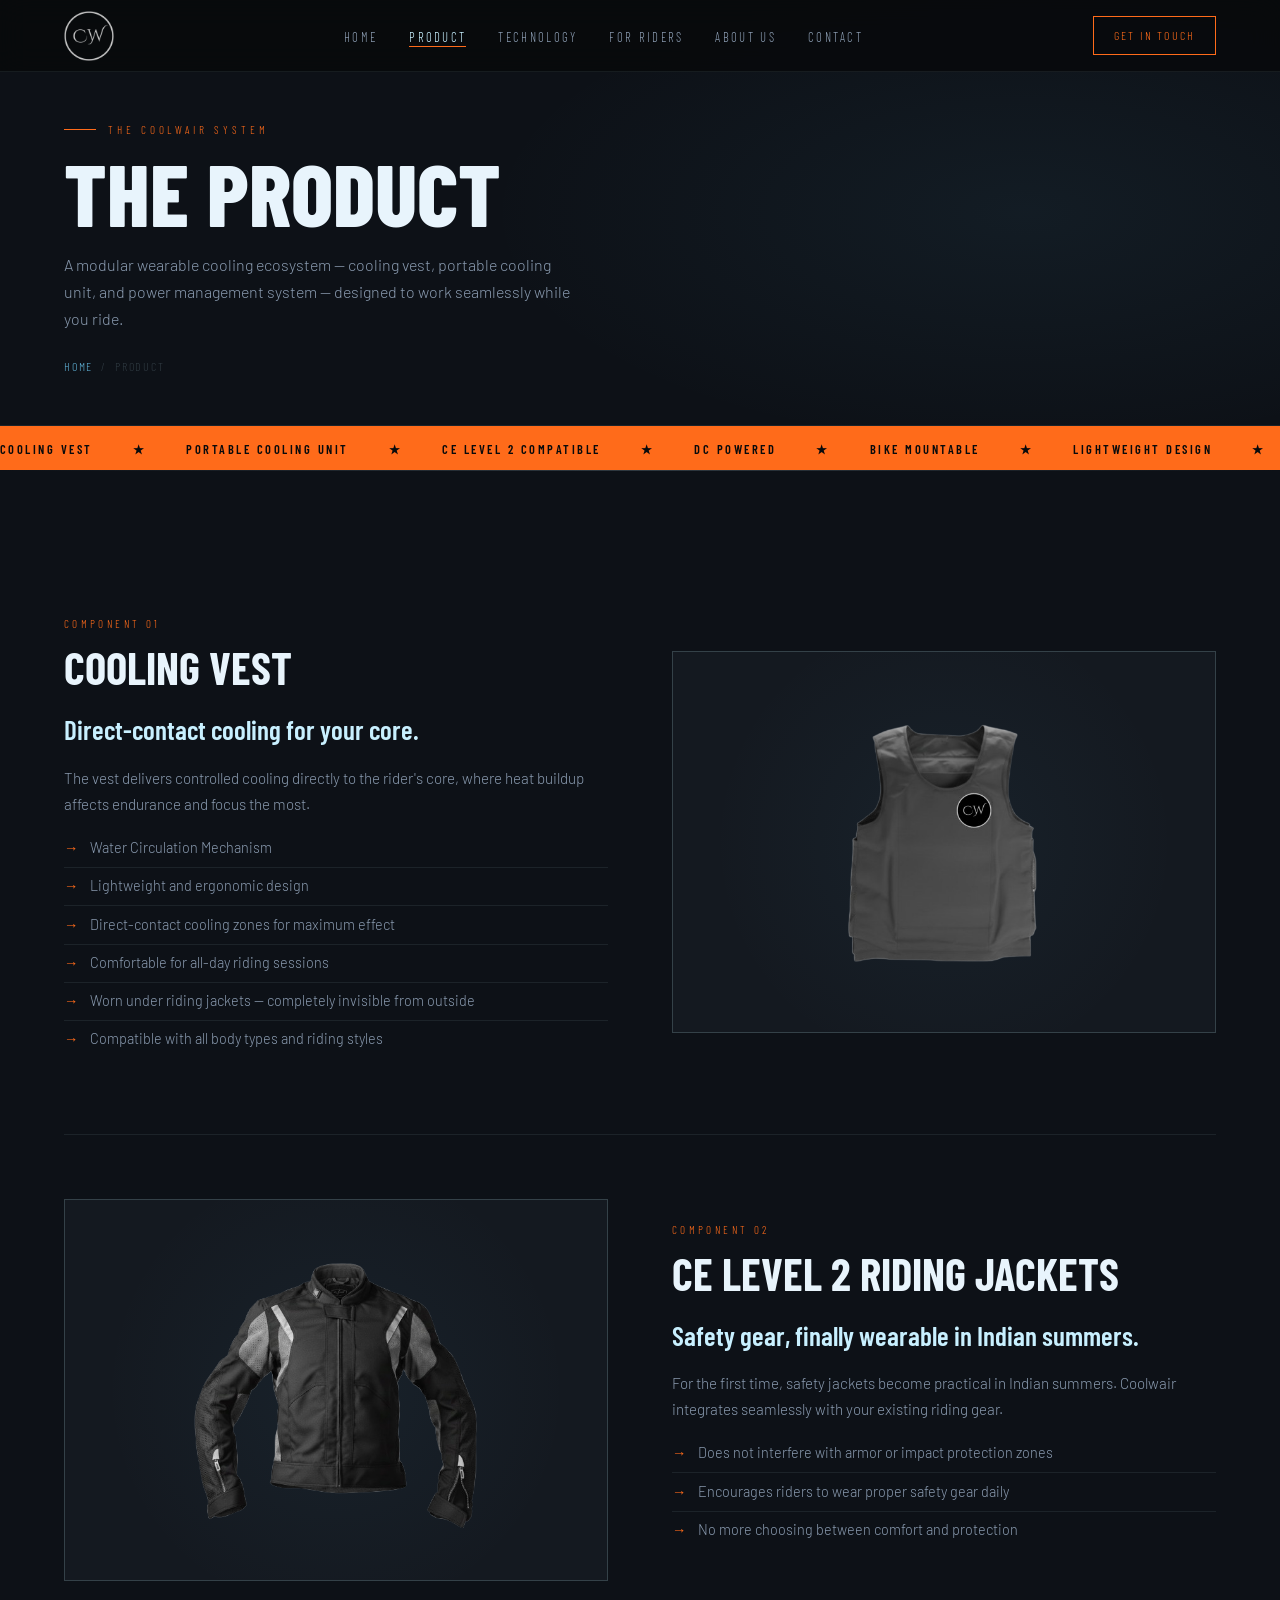
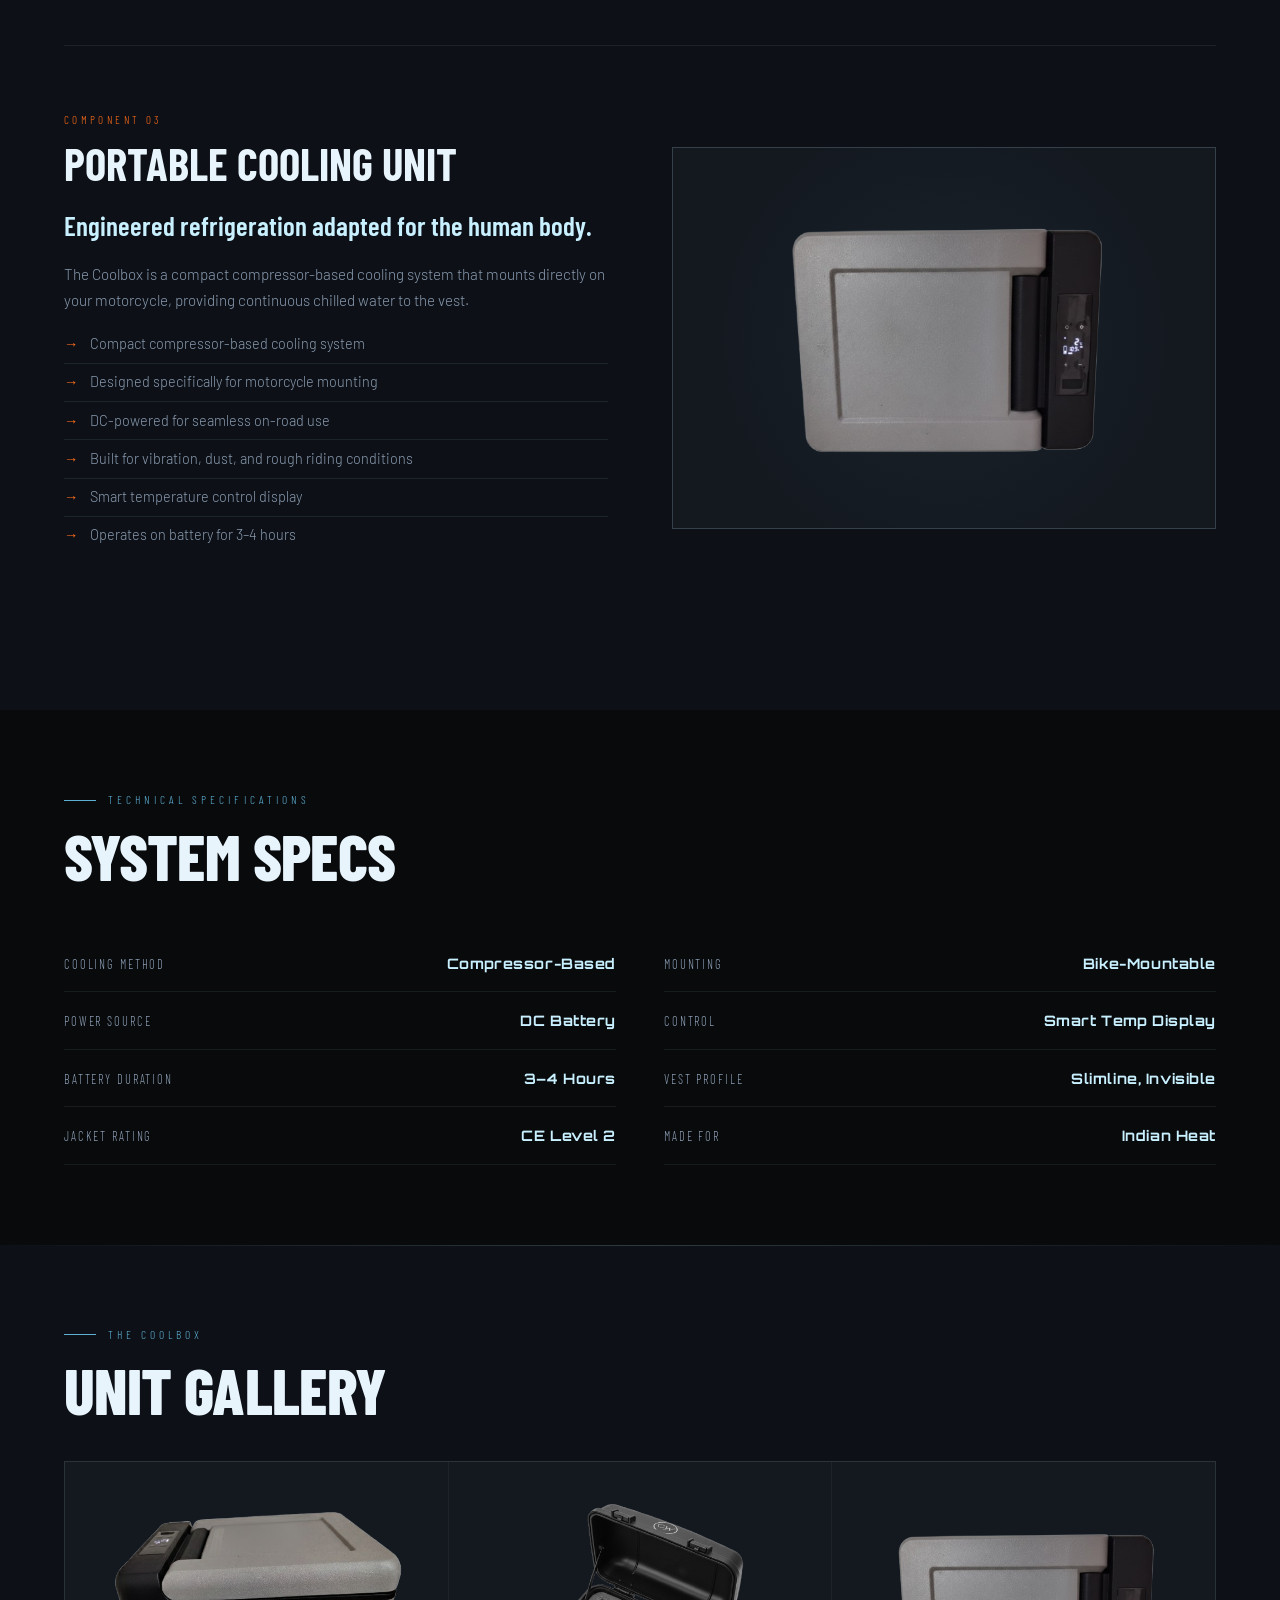
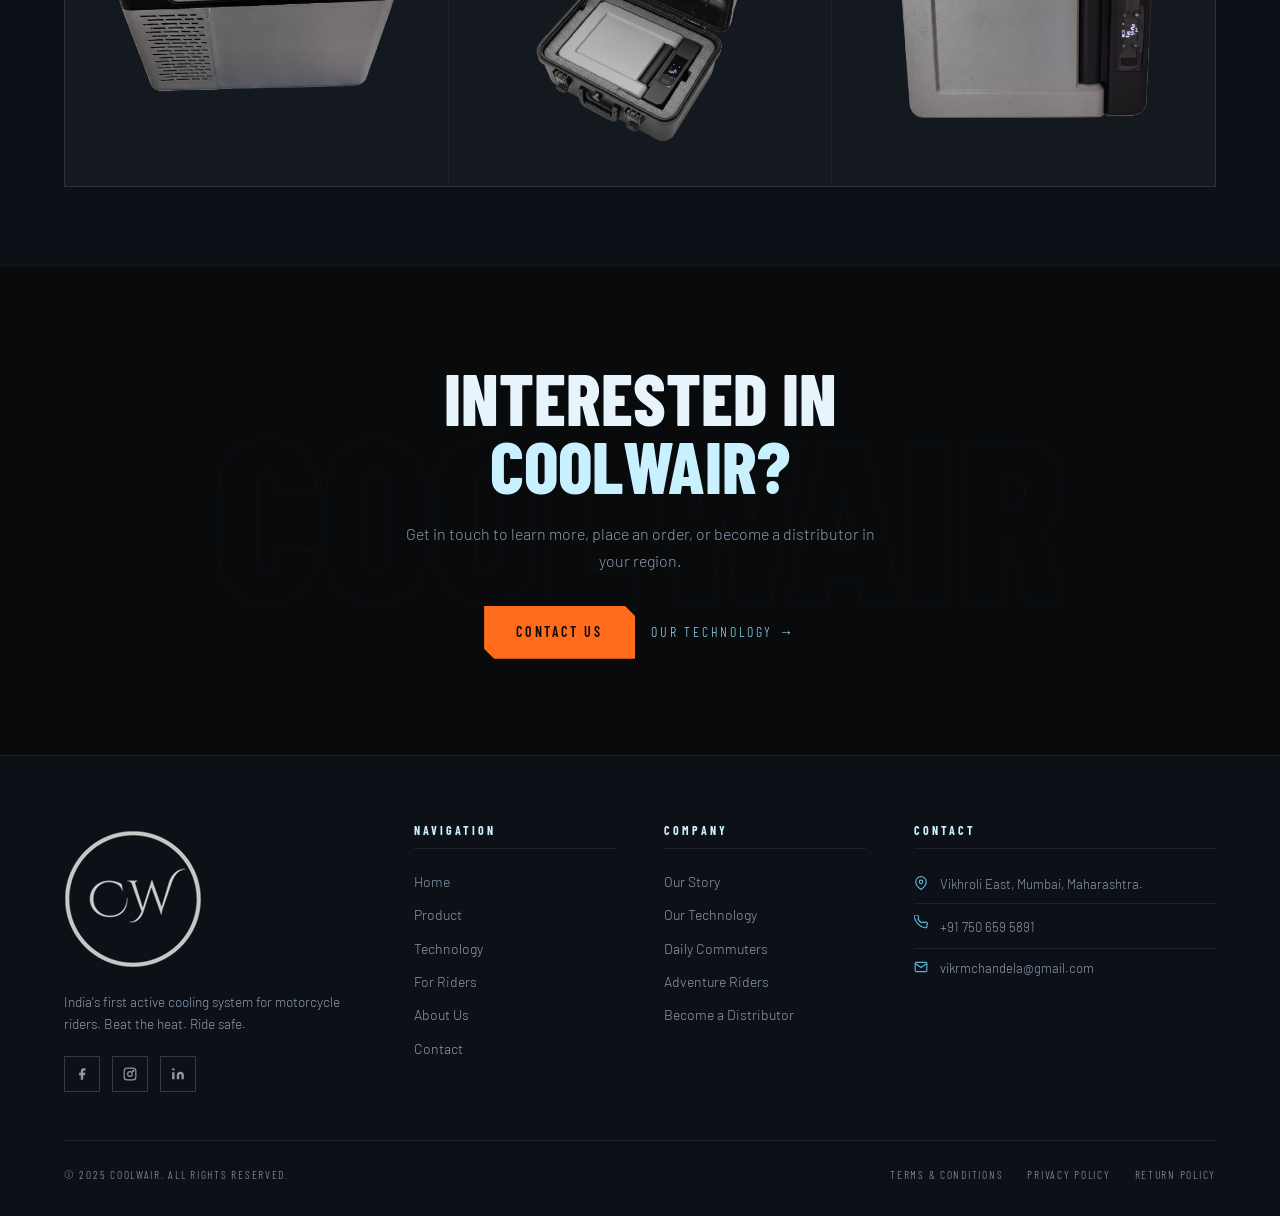
<file: product.html>
<!DOCTYPE html>
<html lang="en">

<head>
  <meta charset="UTF-8">
  <meta name="viewport" content="width=device-width, initial-scale=1.0">
  <title>Product — COOLWAIR</title>
  <meta name="description" content="The Coolwair Cooling System — a modular wearable cooling ecosystem for riders.">
  <link rel="icon" type="image/png" href="assets/imgs/favicon.png">
  <link rel="preconnect" href="https://fonts.googleapis.com">
  <link
    href="https://fonts.googleapis.com/css2?family=Barlow+Condensed:ital,wght@0,300;0,600;0,800;1,300&family=Barlow:wght@300;400;500&family=Orbitron:wght@700;900&display=swap"
    rel="stylesheet">
  <link rel="stylesheet" href="style.css">
</head>

<body>

  <div id="header"></div>

  <!-- PAGE HERO -->
  <div class="page-hero">
    <div class="page-hero-eyebrow">The Coolwair System</div>
    <h1>The Product</h1>
    <p>A modular wearable cooling ecosystem — cooling vest, portable cooling unit, and power management system —
      designed to work seamlessly while you ride.</p>
    <div class="breadcrumb">
      <a href="index.html">Home</a>
      <span>/</span>
      <span>Product</span>
    </div>
  </div>

  <!-- TICKER -->
  <div class="ticker">
    <div class="ticker-inner">
      <span>COOLING VEST</span><span>★</span><span>PORTABLE COOLING UNIT</span><span>★</span>
      <span>CE LEVEL 2 COMPATIBLE</span><span>★</span><span>DC POWERED</span><span>★</span>
      <span>BIKE MOUNTABLE</span><span>★</span><span>LIGHTWEIGHT DESIGN</span><span>★</span>
      <span>COOLING VEST</span><span>★</span><span>PORTABLE COOLING UNIT</span><span>★</span>
      <span>CE LEVEL 2 COMPATIBLE</span><span>★</span><span>DC POWERED</span><span>★</span>
      <span>BIKE MOUNTABLE</span><span>★</span><span>LIGHTWEIGHT DESIGN</span><span>★</span>
    </div>
  </div>

  <!-- SECTION: COOLING VEST -->
  <section class="section section--dark">
    <div class="container">
      <div class="split-section reveal">
        <div class="split-text">
          <div class="eyebrow">Component 01</div>
          <h2>Cooling Vest</h2>
          <h3>Direct-contact cooling for your core.</h3>
          <p>The vest delivers controlled cooling directly to the rider's core, where heat buildup affects endurance and
            focus the most.</p>
          <ul>
            <li>Water Circulation Mechanism</li>
            <li>Lightweight and ergonomic design</li>
            <li>Direct-contact cooling zones for maximum effect</li>
            <li>Comfortable for all-day riding sessions</li>
            <li>Worn under riding jackets — completely invisible from outside</li>
            <li>Compatible with all body types and riding styles</li>
          </ul>
        </div>
        <div class="split-image">
          <img src="assets/imgs/coolwairr-cooling-vest1.png" alt="Coolwair Cooling Vest">
        </div>
      </div>

      <!-- SECTION: JACKET COMPAT -->
      <div class="split-section reverse reveal">
        <div class="split-text">
          <div class="eyebrow">Component 02</div>
          <h2>CE Level 2 riding jackets</h2>
          <h3>Safety gear, finally wearable in Indian summers.</h3>
          <p>For the first time, safety jackets become practical in Indian summers. Coolwair integrates seamlessly with
            your existing riding gear.</p>
          <ul>
            <!-- <li>Compatible with CE Level 2 riding jackets</li> -->
            <li>Does not interfere with armor or impact protection zones</li>
            <li>Encourages riders to wear proper safety gear daily</li>
            <li>No more choosing between comfort and protection</li>
          </ul>
        </div>
        <div class="split-image">
          <img src="assets/imgs/Coolwairr_Cooling_Jacket.png" alt="Coolwairr Riding Jacket">
        </div>
      </div>

      <!-- SECTION: COOLING UNIT -->
      <div class="split-section reveal">
        <div class="split-text">
          <div class="eyebrow">Component 03</div>
          <h2>Portable Cooling Unit</h2>
          <h3>Engineered refrigeration adapted for the human body.</h3>
          <p>The Coolbox is a compact compressor-based cooling system that mounts directly on your motorcycle, providing
            continuous chilled water to the vest.</p>
          <ul>
            <li>Compact compressor-based cooling system</li>
            <li>Designed specifically for motorcycle mounting</li>
            <li>DC-powered for seamless on-road use</li>
            <li>Built for vibration, dust, and rough riding conditions</li>
            <li>Smart temperature control display</li>
            <li>Operates on battery for 3–4 hours</li>
          </ul>
        </div>
        <div class="split-image">
          <img src="assets/imgs/Coolwairr_cooling_uni.png" alt="Coolwair Cooling Unit">
        </div>
      </div>
    </div>
  </section>

  <!-- SPECS -->
  <section class="section section--black">
    <div class="container">
      <div class="section-label reveal">Technical Specifications</div>
      <h2 class="section-title reveal">System Specs</h2>
      <div class="specs-grid">
        <div>
          <div class="spec-row reveal"><span class="spec-label">Cooling Method</span><span
              class="spec-val">Compressor-Based</span></div>
          <div class="spec-row reveal"><span class="spec-label">Power Source</span><span class="spec-val">DC
              Battery</span></div>
          <div class="spec-row reveal"><span class="spec-label">Battery Duration</span><span class="spec-val">3–4
              Hours</span></div>
          <div class="spec-row reveal"><span class="spec-label">Jacket Rating</span><span class="spec-val">CE Level
              2</span></div>
        </div>
        <div>
          <div class="spec-row reveal"><span class="spec-label">Mounting</span><span
              class="spec-val">Bike-Mountable</span></div>
          <div class="spec-row reveal"><span class="spec-label">Control</span><span class="spec-val">Smart Temp
              Display</span></div>
          <div class="spec-row reveal"><span class="spec-label">Vest Profile</span><span class="spec-val">Slimline,
              Invisible</span></div>
          <div class="spec-row reveal"><span class="spec-label">Made For</span><span class="spec-val">Indian Heat</span>
          </div>
        </div>
      </div>
    </div>
  </section>

  <!-- COOLBOX IMAGES -->
  <section class="section section--dark">
    <div class="container">
      <div class="section-label reveal">The Coolbox</div>
      <h2 class="section-title reveal">Unit Gallery</h2>
      <div
        style="display:grid;grid-template-columns:repeat(3,1fr);gap:1px;background:var(--border);border:1px solid var(--border);margin-top:2.5rem;"
        class="reveal">
        <div style="background:var(--surface);padding:2rem;display:flex;align-items:center;justify-content:center;">
          <img src="assets/imgs/Coolwairr_cooling_unit_1.png" alt="Unit Front" style="height:260px;object-fit:contain;">
        </div>
        <div style="background:var(--surface);padding:2rem;display:flex;align-items:center;justify-content:center;">
          <img src="assets/imgs/Coolwairr_cooling_Unit2.png" alt="Unit Side" style="height:260px;object-fit:contain;">
        </div>
        <div style="background:var(--surface);padding:2rem;display:flex;align-items:center;justify-content:center;">
          <img src="assets/imgs/Coolwairr_cooling_uni.png" alt="Rider with System"
            style="height:260px;object-fit:contain;">
        </div>
      </div>
    </div>
  </section>

  <!-- CTA -->
  <section class="cta-section">
    <h2 class="reveal">Interested in<br><span style="color:var(--ice)">Coolwair?</span></h2>
    <p class="reveal">Get in touch to learn more, place an order, or become a distributor in your region.</p>
    <div class="cta-actions reveal">
      <a href="contact.html" class="btn-primary">Contact Us</a>
      <a href="technology.html" class="btn-ghost">Our Technology →</a>
    </div>
  </section>

  <!-- FOOTER -->
  <div id="footer"></div>

  <button class="back-to-top" id="backToTop" aria-label="Back to top">
    <svg viewBox="0 0 24 24" fill="none" stroke="currentColor" stroke-width="2">
      <path d="M18 15l-6-6-6 6" />
    </svg>
  </button>
  <script src="components.js"></script>
</body>

</html>
</file>
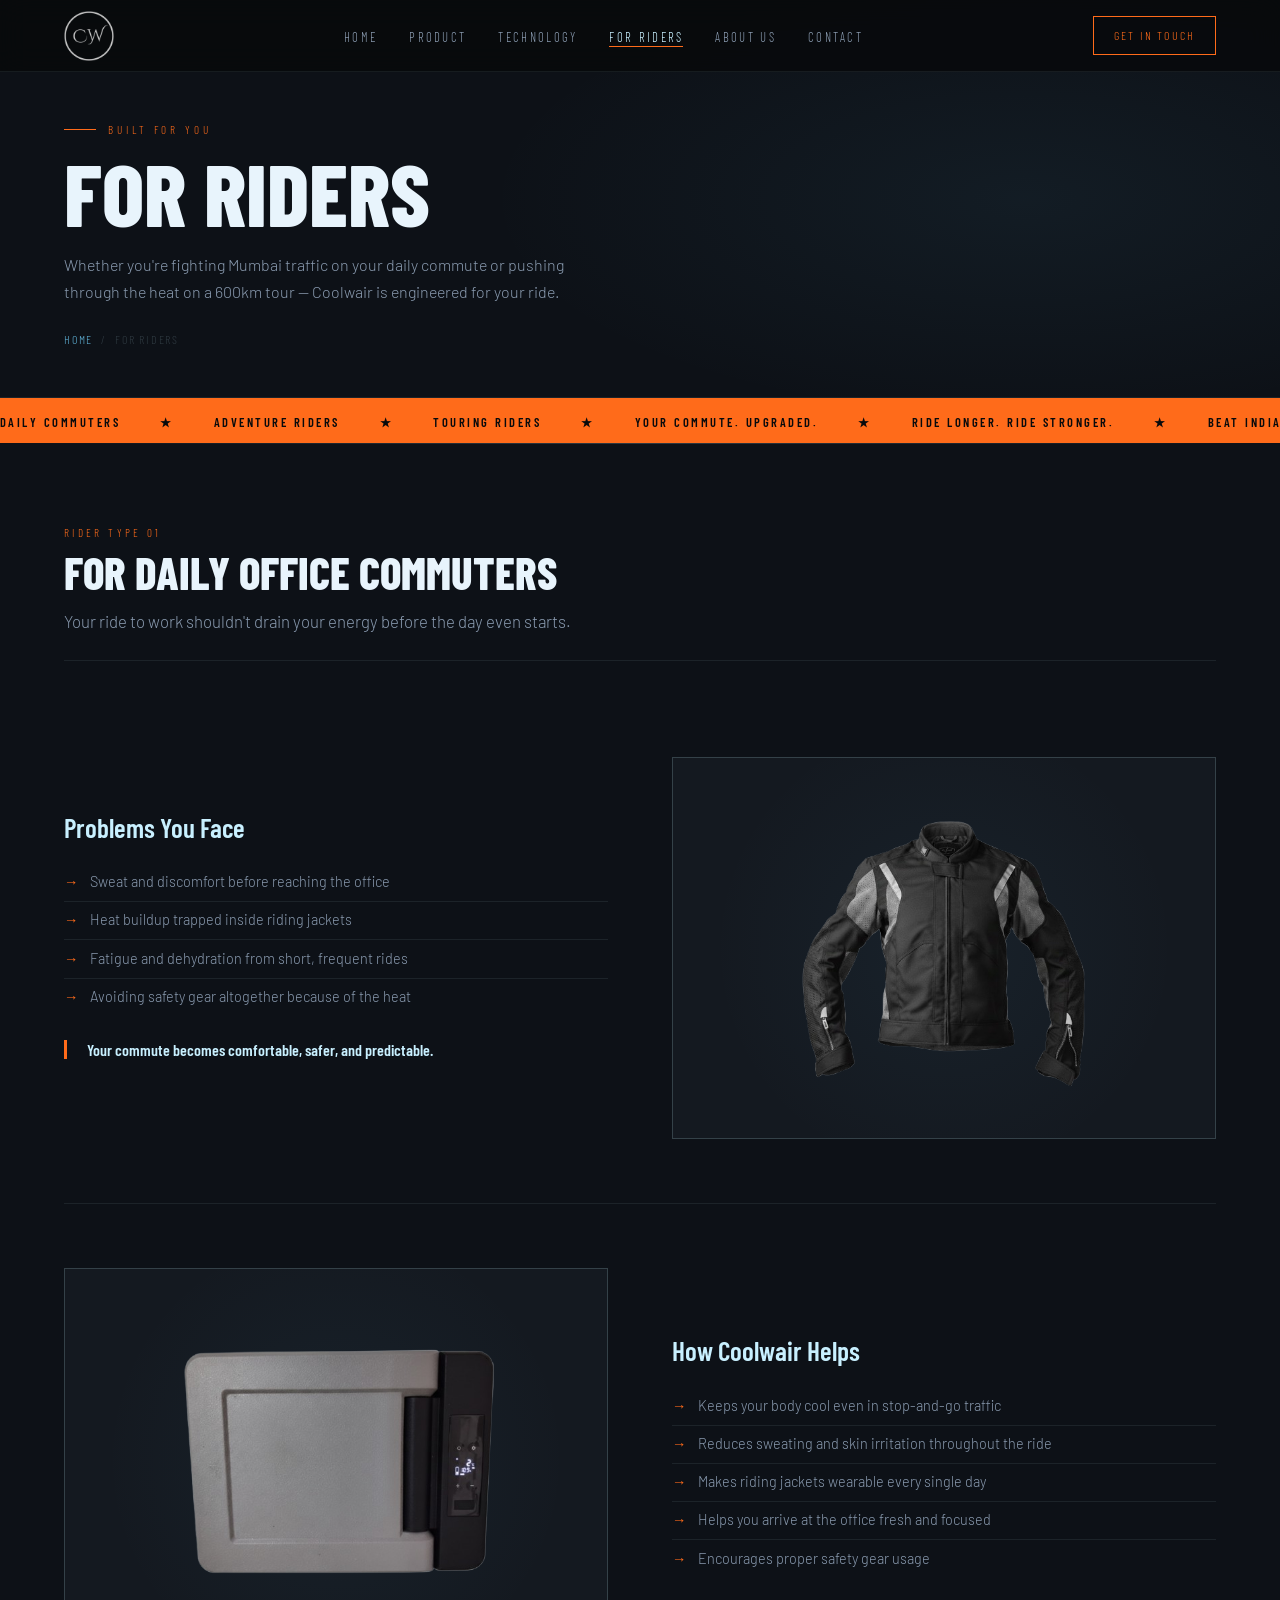
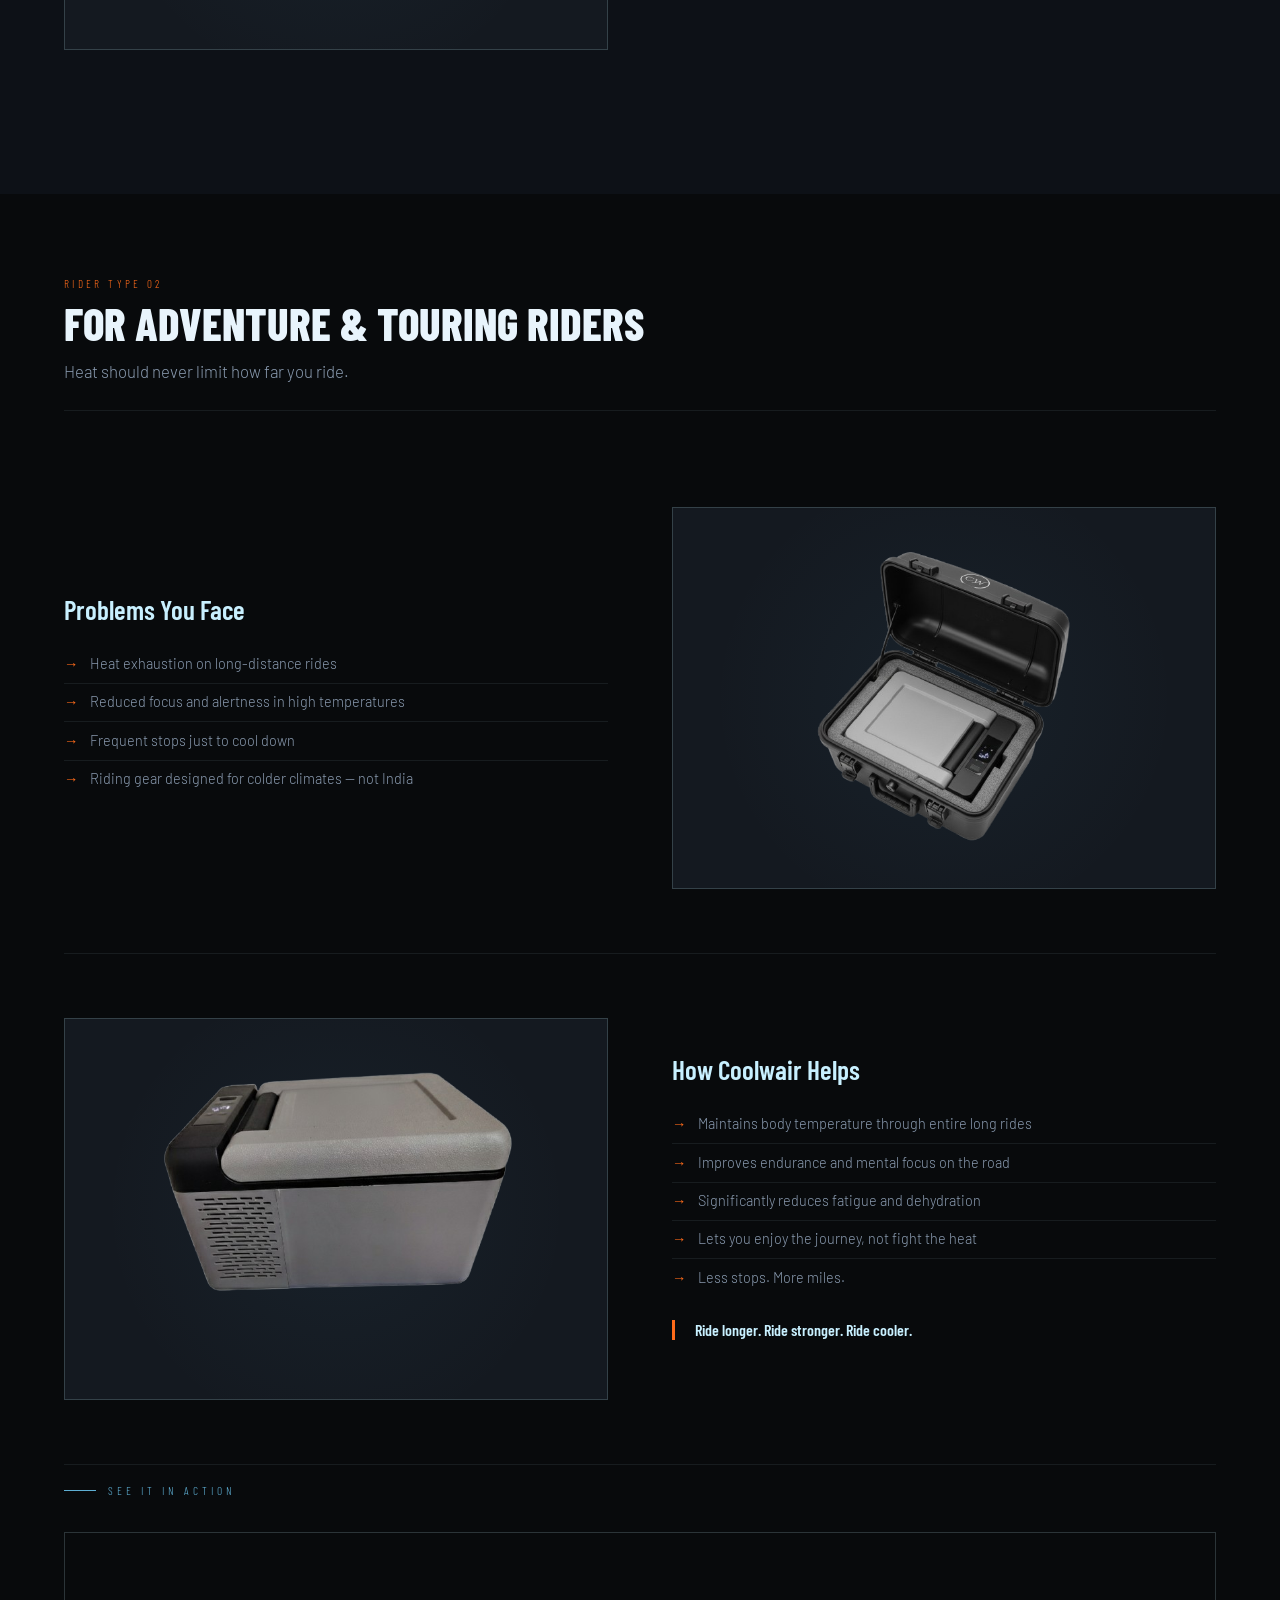
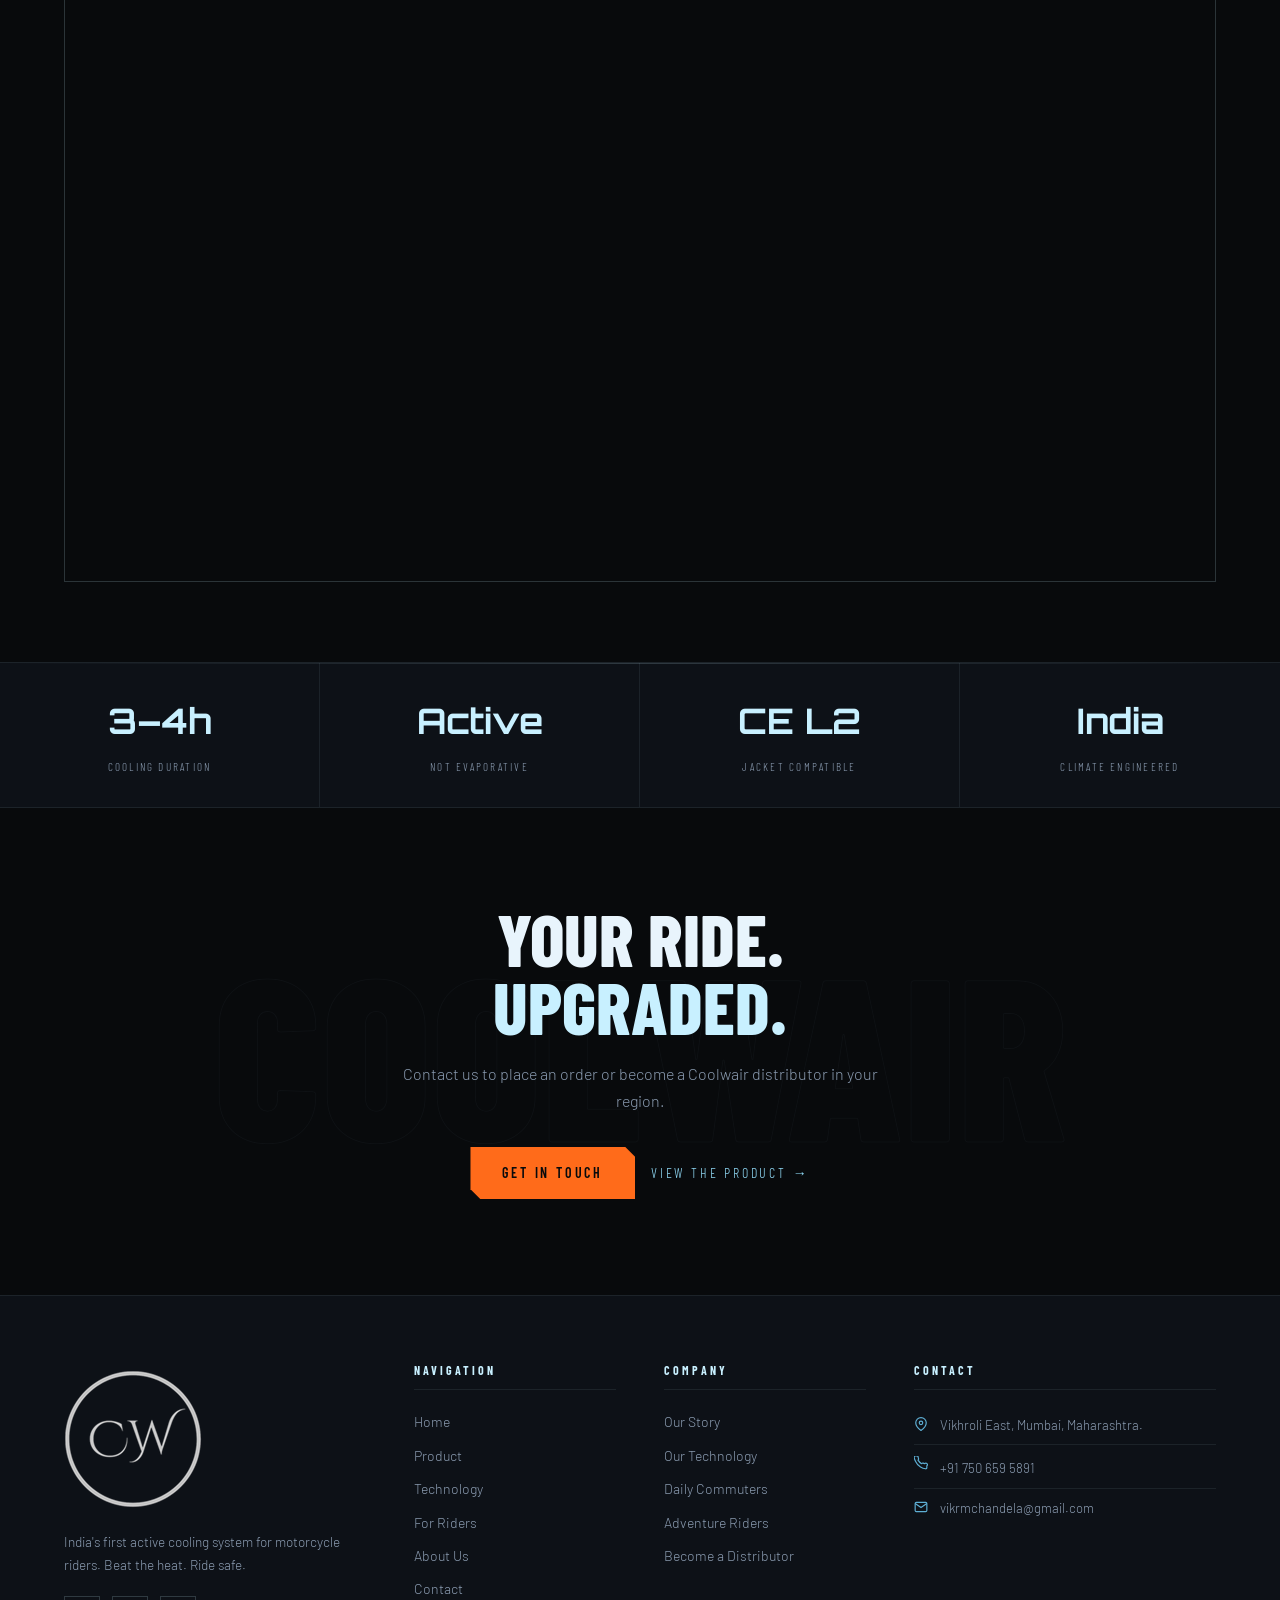
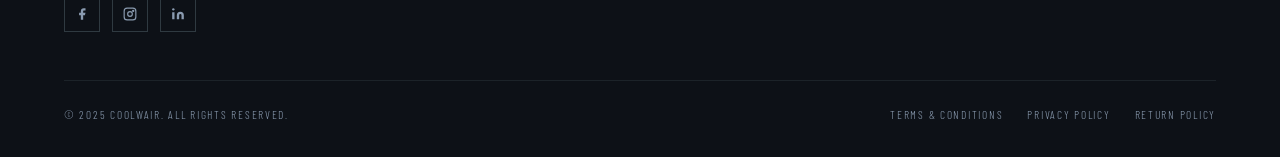
<file: riders.html>
<!DOCTYPE html>
<html lang="en">

<head>
  <meta charset="UTF-8">
  <meta name="viewport" content="width=device-width, initial-scale=1.0">
  <title>For Riders — COOLWAIR</title>
  <meta name="description"
    content="Coolwair for daily commuters and adventure riders. Heat should never limit how far you ride.">
  <link rel="icon" type="image/png" href="assets/imgs/favicon.png">
  <link rel="preconnect" href="https://fonts.googleapis.com">
  <link
    href="https://fonts.googleapis.com/css2?family=Barlow+Condensed:ital,wght@0,300;0,600;0,800;1,300&family=Barlow:wght@300;400;500&family=Orbitron:wght@700;900&display=swap"
    rel="stylesheet">
  <link rel="stylesheet" href="style.css">
</head>

<body>

  <div id="header"></div>

  <div class="page-hero">
    <div class="page-hero-eyebrow">Built for You</div>
    <h1>For Riders</h1>
    <p>Whether you're fighting Mumbai traffic on your daily commute or pushing through the heat on a 600km tour —
      Coolwair is engineered for your ride.</p>
    <div class="breadcrumb"><a href="index.html">Home</a><span>/</span><span>For Riders</span></div>
  </div>

  <div class="ticker">
    <div class="ticker-inner">
      <span>DAILY COMMUTERS</span><span>★</span><span>ADVENTURE RIDERS</span><span>★</span>
      <span>TOURING RIDERS</span><span>★</span><span>YOUR COMMUTE. UPGRADED.</span><span>★</span>
      <span>RIDE LONGER. RIDE STRONGER.</span><span>★</span><span>BEAT INDIA'S HEAT.</span><span>★</span>
      <span>DAILY COMMUTERS</span><span>★</span><span>ADVENTURE RIDERS</span><span>★</span>
      <span>TOURING RIDERS</span><span>★</span><span>YOUR COMMUTE. UPGRADED.</span><span>★</span>
      <span>RIDE LONGER. RIDE STRONGER.</span><span>★</span><span>BEAT INDIA'S HEAT.</span><span>★</span>
    </div>
  </div>

  <!-- DAILY COMMUTERS -->
  <section class="section section--dark">
    <div class="container">
      <div class="rider-type-header reveal">
        <div class="eyebrow">Rider Type 01</div>
        <h2>For Daily Office Commuters</h2>
        <p style="color:var(--muted);margin-top:0.75rem;font-size:1.05rem;">Your ride to work shouldn't drain your
          energy before the day even starts.</p>
      </div>

      <div class="split-section reveal">
        <div class="split-text">
          <h3>Problems You Face</h3>
          <ul>
            <li>Sweat and discomfort before reaching the office</li>
            <li>Heat buildup trapped inside riding jackets</li>
            <li>Fatigue and dehydration from short, frequent rides</li>
            <li>Avoiding safety gear altogether because of the heat</li>
          </ul>
          <div class="tech-highlight" style="font-size:1rem;margin-top:1.5rem;">
            Your commute becomes comfortable, safer, and predictable.
          </div>
        </div>
        <div class="split-image">
          <img src="assets/imgs/Coolwairr_Cooling_Jacket.png" alt="Commuter Rider">
        </div>
      </div>

      <div class="split-section reverse reveal">
        <div class="split-text">
          <h3>How Coolwair Helps</h3>
          <ul>
            <li>Keeps your body cool even in stop-and-go traffic</li>
            <li>Reduces sweating and skin irritation throughout the ride</li>
            <li>Makes riding jackets wearable every single day</li>
            <li>Helps you arrive at the office fresh and focused</li>
            <li>Encourages proper safety gear usage</li>
          </ul>
        </div>
        <div class="split-image">
          <img src="assets/imgs/Coolwairr_cooling_uni.png" alt="Cooling Unit">
        </div>
      </div>
    </div>
  </section>

  <!-- ADVENTURE RIDERS -->
  <section class="section section--black">
    <div class="container">
      <div class="rider-type-header reveal">
        <div class="eyebrow">Rider Type 02</div>
        <h2>For Adventure &amp; Touring Riders</h2>
        <p style="color:var(--muted);margin-top:0.75rem;font-size:1.05rem;">Heat should never limit how far you ride.
        </p>
      </div>

      <div class="split-section reveal">
        <div class="split-text">
          <h3>Problems You Face</h3>
          <ul>
            <li>Heat exhaustion on long-distance rides</li>
            <li>Reduced focus and alertness in high temperatures</li>
            <li>Frequent stops just to cool down</li>
            <li>Riding gear designed for colder climates — not India</li>
          </ul>
        </div>
        <div class="split-image">
          <img src="assets/imgs/Coolwairr_cooling_Unit2.png" alt="Touring Rider">
        </div>
      </div>

      <div class="split-section reverse reveal">
        <div class="split-text">
          <h3>How Coolwair Helps</h3>
          <ul>
            <li>Maintains body temperature through entire long rides</li>
            <li>Improves endurance and mental focus on the road</li>
            <li>Significantly reduces fatigue and dehydration</li>
            <li>Lets you enjoy the journey, not fight the heat</li>
            <li>Less stops. More miles.</li>
          </ul>
          <div class="tech-highlight" style="font-size:1rem;margin-top:1.5rem;">
            Ride longer. Ride stronger. Ride cooler.
          </div>
        </div>
        <div class="split-image">
          <img src="assets/imgs/Coolwairr_cooling_unit_1.png" alt="Cooling Unit Side">
        </div>
      </div>

      <!-- VIDEO -->
      <div class="reveal" style="margin-top:1rem;">
        <div class="section-label" style="justify-content:flex-start;">See It in Action</div>
        <div class="video-container">
          <iframe src="https://www.youtube.com/embed/PVXAoBqjvbM?si=2bAizUfOlhvpllHx" title="Coolwair in Action"
            allow="accelerometer; autoplay; clipboard-write; encrypted-media; gyroscope; picture-in-picture; web-share"
            referrerpolicy="strict-origin-when-cross-origin" allowfullscreen></iframe>
        </div>
      </div>
    </div>
  </section>

  <!-- STAT BAR -->
  <div class="stat-bar section--dark reveal">
    <div class="stat-item"><span class="stat-num">3–4h</span><span class="stat-label">Cooling Duration</span></div>
    <div class="stat-item"><span class="stat-num">Active</span><span class="stat-label">Not Evaporative</span></div>
    <div class="stat-item"><span class="stat-num">CE L2</span><span class="stat-label">Jacket Compatible</span></div>
    <div class="stat-item"><span class="stat-num">India</span><span class="stat-label">Climate Engineered</span></div>
  </div>

  <section class="cta-section">
    <h2 class="reveal">Your Ride.<br><span style="color:var(--ice)">Upgraded.</span></h2>
    <p class="reveal">Contact us to place an order or become a Coolwair distributor in your region.</p>
    <div class="cta-actions reveal">
      <a href="contact.html" class="btn-primary">Get in Touch</a>
      <a href="product.html" class="btn-ghost">View the Product →</a>
    </div>
  </section>

  <!-- FOOTER -->
  <div id="footer"></div>

  <button class="back-to-top" id="backToTop" aria-label="Back to top"><svg viewBox="0 0 24 24" fill="none"
      stroke="currentColor" stroke-width="2">
      <path d="M18 15l-6-6-6 6" />
    </svg></button>
  <script src="components.js"></script>
</body>

</html>
</file>
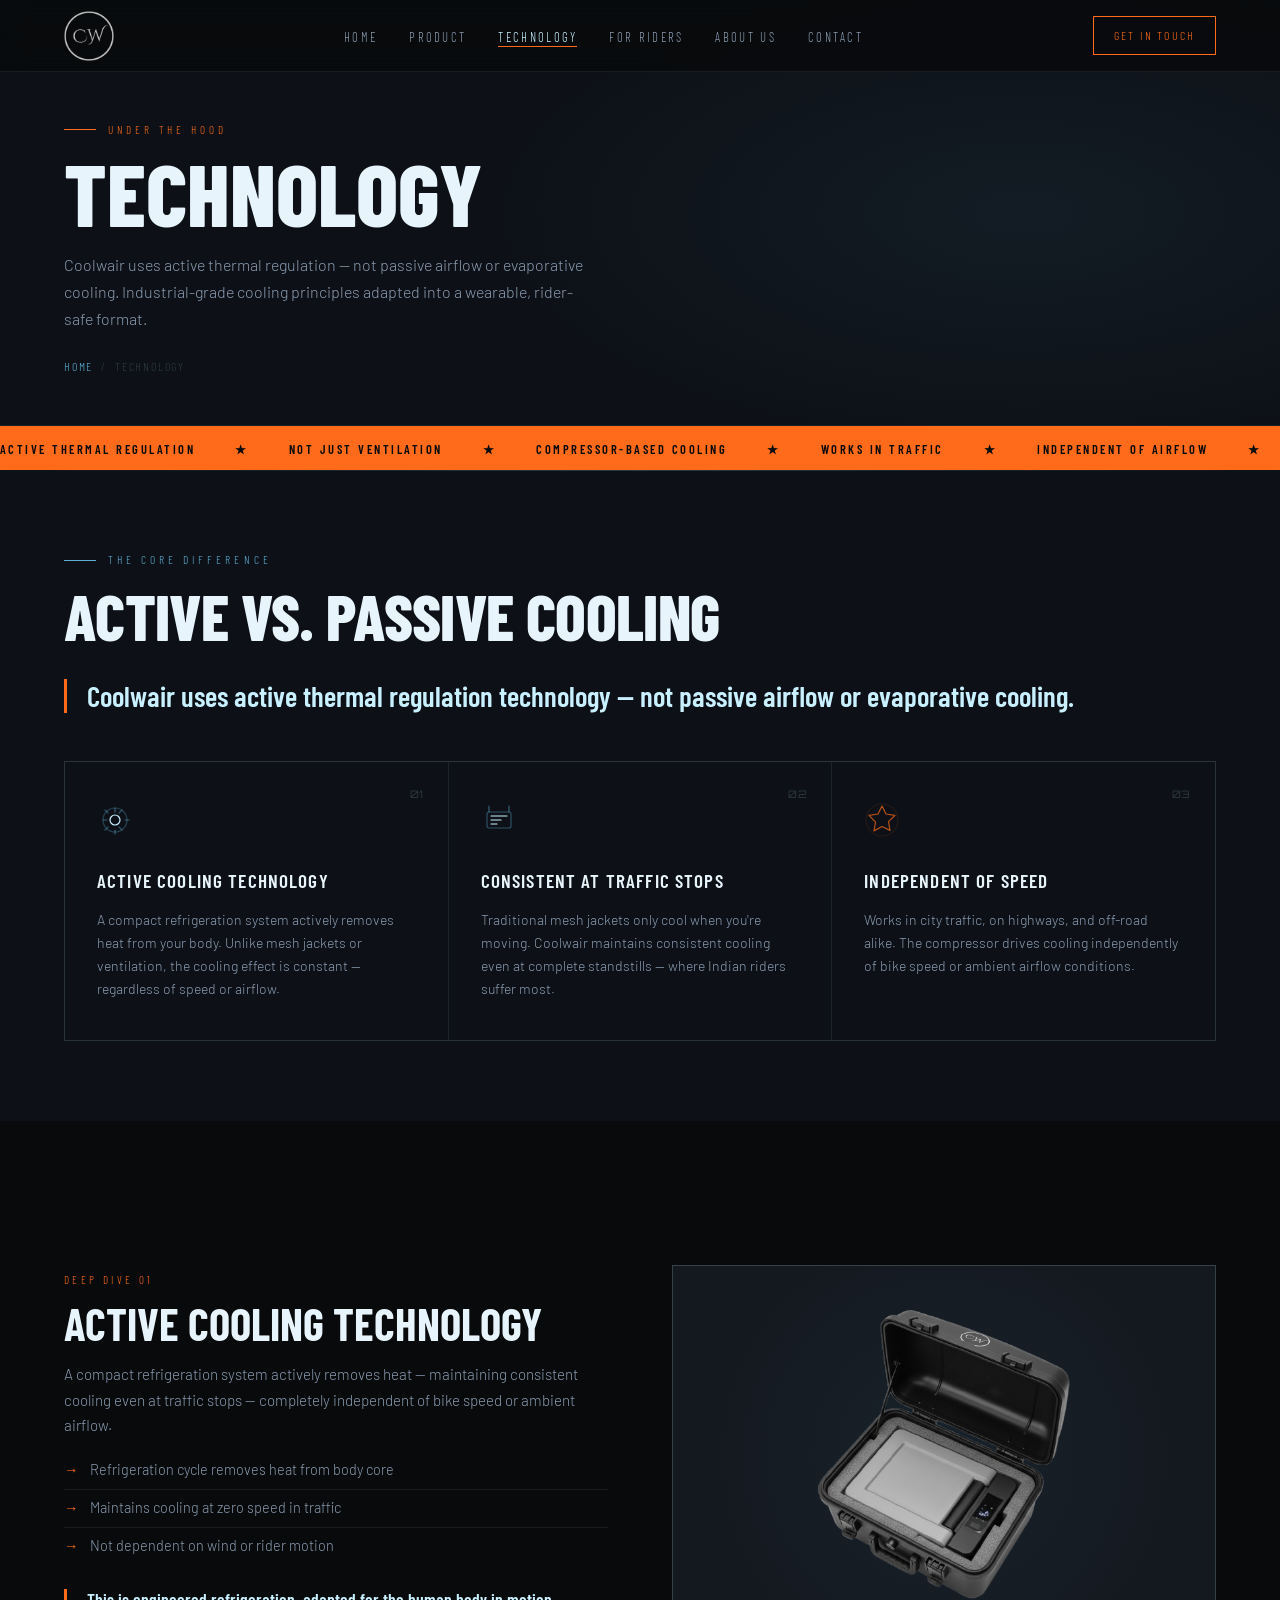
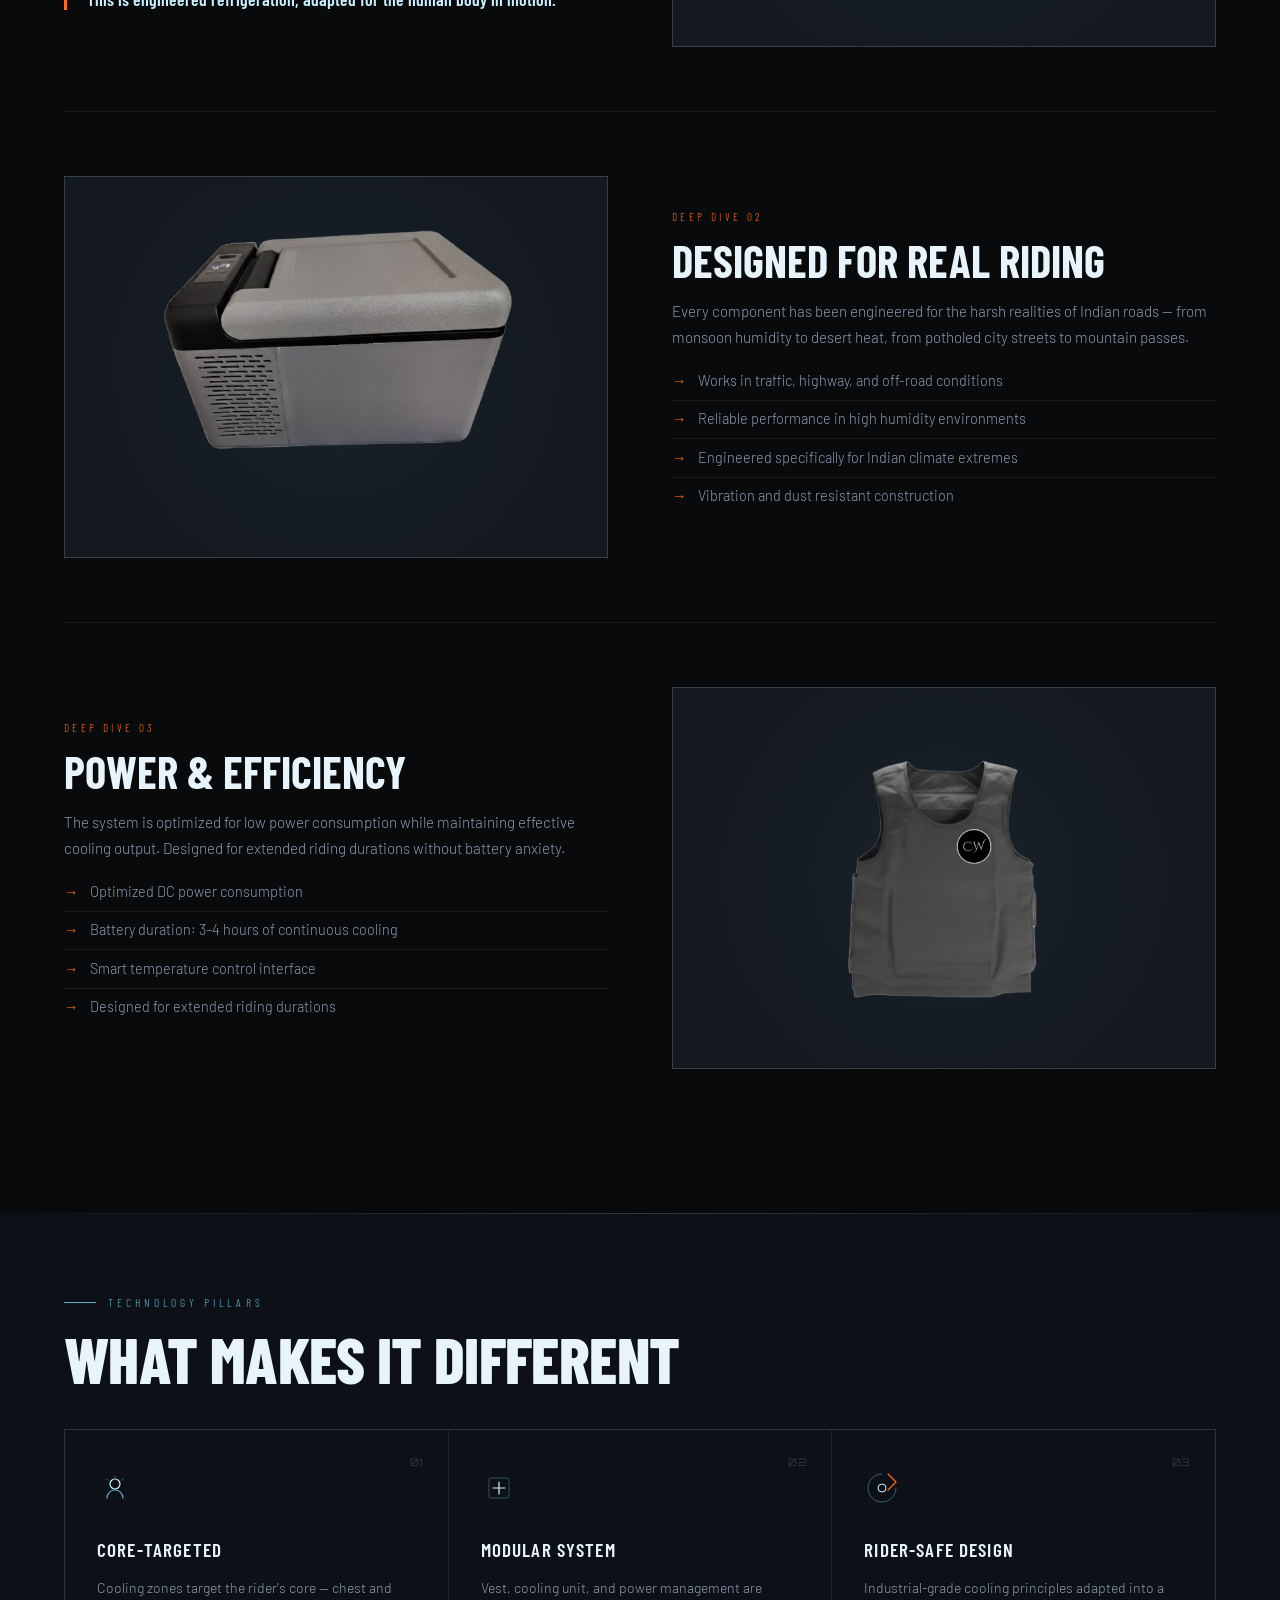
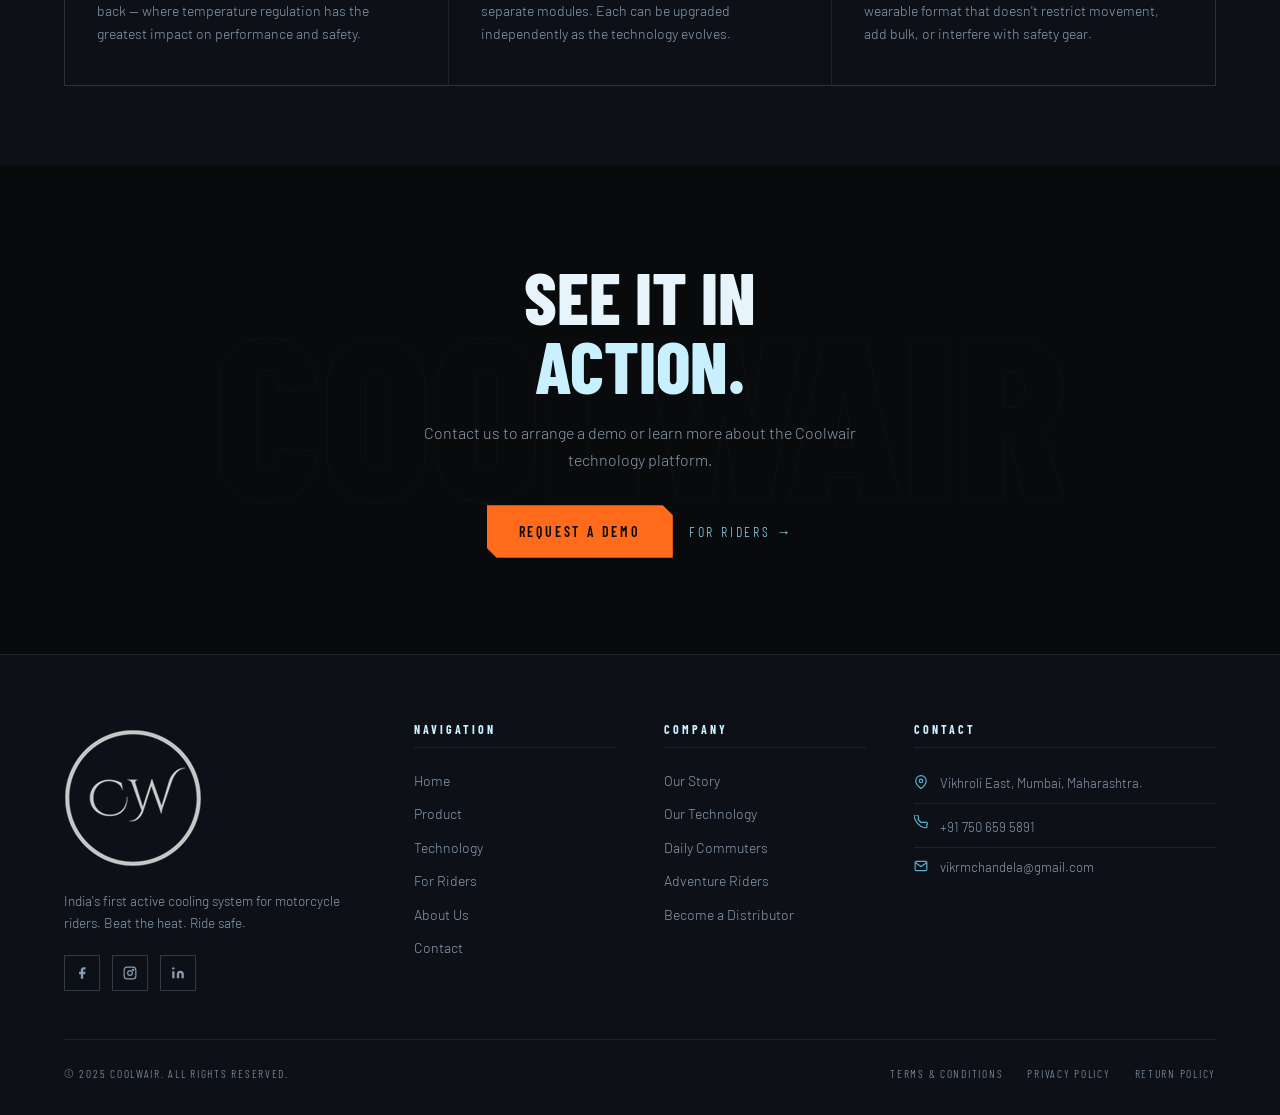
<file: technology.html>
<!DOCTYPE html>
<html lang="en">

<head>
  <meta charset="UTF-8">
  <meta name="viewport" content="width=device-width, initial-scale=1.0">
  <title>Technology — COOLWAIR</title>
  <meta name="description"
    content="How Coolwair Works — Active thermal regulation technology built for real riding conditions.">
  <link rel="icon" type="image/png" href="assets/imgs/favicon.png">
  <link rel="preconnect" href="https://fonts.googleapis.com">
  <link
    href="https://fonts.googleapis.com/css2?family=Barlow+Condensed:ital,wght@0,300;0,600;0,800;1,300&family=Barlow:wght@300;400;500&family=Orbitron:wght@700;900&display=swap"
    rel="stylesheet">
  <link rel="stylesheet" href="style.css">
</head>

<body>

  <div id="header"></div>

  <div class="page-hero">
    <div class="page-hero-eyebrow">Under the Hood</div>
    <h1>Technology</h1>
    <p>Coolwair uses active thermal regulation — not passive airflow or evaporative cooling. Industrial-grade cooling
      principles adapted into a wearable, rider-safe format.</p>
    <div class="breadcrumb"><a href="index.html">Home</a><span>/</span><span>Technology</span></div>
  </div>

  <div class="ticker">
    <div class="ticker-inner">
      <span>ACTIVE THERMAL REGULATION</span><span>★</span><span>NOT JUST VENTILATION</span><span>★</span>
      <span>COMPRESSOR-BASED COOLING</span><span>★</span><span>WORKS IN TRAFFIC</span><span>★</span>
      <span>INDEPENDENT OF AIRFLOW</span><span>★</span><span>ENGINEERED FOR INDIA</span><span>★</span>
      <span>ACTIVE THERMAL REGULATION</span><span>★</span><span>NOT JUST VENTILATION</span><span>★</span>
      <span>COMPRESSOR-BASED COOLING</span><span>★</span><span>WORKS IN TRAFFIC</span><span>★</span>
      <span>INDEPENDENT OF AIRFLOW</span><span>★</span><span>ENGINEERED FOR INDIA</span><span>★</span>
    </div>
  </div>

  <!-- INTRO -->
  <section class="section section--dark">
    <div class="container">
      <div class="section-label reveal">The Core Difference</div>
      <h2 class="section-title reveal">Active vs. Passive Cooling</h2>
      <div class="tech-highlight reveal">
        Coolwair uses active thermal regulation technology — not passive airflow or evaporative cooling.
      </div>

      <div class="feature-grid reveal">
        <div class="feature-card">
          <span class="feature-num">01</span>
          <div class="feature-icon">
            <svg viewBox="0 0 36 36" fill="none" stroke="#5EAFD4" stroke-width="1.2">
              <circle cx="18" cy="18" r="12" opacity=".3" />
              <path d="M18 6v4M6 18h4M28 18h4M18 28v4" stroke-linecap="round" opacity=".5" />
              <circle cx="18" cy="18" r="5" stroke="#C8F0FF" />
              <path d="M8 8l3 3M25 8l-3 3M8 28l3-3M25 28l-3-3" stroke-linecap="round" opacity=".4" />
            </svg>
          </div>
          <div class="feature-title">Active Cooling Technology</div>
          <p class="feature-desc">A compact refrigeration system actively removes heat from your body. Unlike mesh
            jackets or ventilation, the cooling effect is constant — regardless of speed or airflow.</p>
        </div>
        <div class="feature-card">
          <span class="feature-num">02</span>
          <div class="feature-icon">
            <svg viewBox="0 0 36 36" fill="none" stroke="#5EAFD4" stroke-width="1.2">
              <rect x="6" y="10" width="24" height="16" rx="2" opacity=".4" />
              <path d="M10 14h16M10 18h10M10 22h6" stroke="#C8F0FF" stroke-linecap="round" />
              <path d="M28 4v6M8 4v6" stroke-linecap="round" opacity=".5" />
            </svg>
          </div>
          <div class="feature-title">Consistent at Traffic Stops</div>
          <p class="feature-desc">Traditional mesh jackets only cool when you're moving. Coolwair maintains consistent
            cooling even at complete standstills — where Indian riders suffer most.</p>
        </div>
        <div class="feature-card">
          <span class="feature-num">03</span>
          <div class="feature-icon">
            <svg viewBox="0 0 36 36" fill="none" stroke="#FF6B1A" stroke-width="1.2">
              <path d="M18 4l4 8 9 1.3-6.5 6.3 1.5 8.8L18 24.5l-8 4.4 1.5-8.8L5 13.3l9-1.3z" stroke-linejoin="round"
                opacity=".7" />
              <circle cx="18" cy="18" r="16" opacity=".1" stroke="#FF6B1A" />
            </svg>
          </div>
          <div class="feature-title">Independent of Speed</div>
          <p class="feature-desc">Works in city traffic, on highways, and off-road alike. The compressor drives cooling
            independently of bike speed or ambient airflow conditions.</p>
        </div>
      </div>
    </div>
  </section>

  <!-- ACTIVE COOLING DETAILS -->
  <section class="section section--black">
    <div class="container">
      <div class="split-section reveal">
        <div class="split-text">
          <div class="eyebrow">Deep Dive 01</div>
          <h2>Active Cooling Technology</h2>
          <p>A compact refrigeration system actively removes heat — maintaining consistent cooling even at traffic stops
            — completely independent of bike speed or ambient airflow.</p>
          <ul>
            <li>Refrigeration cycle removes heat from body core</li>
            <li>Maintains cooling at zero speed in traffic</li>
            <li>Not dependent on wind or rider motion</li>
          </ul>
          <div class="tech-highlight" style="font-size:1.1rem;margin-top:1.5rem;">
            This is engineered refrigeration, adapted for the human body in motion.
          </div>
        </div>
        <div class="split-image">
          <img src="assets/imgs/Coolwairr_cooling_Unit2.png" alt="Active Cooling Unit">
        </div>
      </div>

      <div class="split-section reverse reveal">
        <div class="split-text">
          <div class="eyebrow">Deep Dive 02</div>
          <h2>Designed for Real Riding</h2>
          <p>Every component has been engineered for the harsh realities of Indian roads — from monsoon humidity to
            desert heat, from potholed city streets to mountain passes.</p>
          <ul>
            <li>Works in traffic, highway, and off-road conditions</li>
            <li>Reliable performance in high humidity environments</li>
            <li>Engineered specifically for Indian climate extremes</li>
            <li>Vibration and dust resistant construction</li>
          </ul>
        </div>
        <div class="split-image">
          <img src="assets/imgs/Coolwairr_cooling_unit_1.png" alt="Unit Side View">
        </div>
      </div>

      <div class="split-section reveal">
        <div class="split-text">
          <div class="eyebrow">Deep Dive 03</div>
          <h2>Power & Efficiency</h2>
          <p>The system is optimized for low power consumption while maintaining effective cooling output. Designed for
            extended riding durations without battery anxiety.</p>
          <ul>
            <li>Optimized DC power consumption</li>
            <li>Battery duration: 3–4 hours of continuous cooling</li>
            <li>Smart temperature control interface</li>
            <li>Designed for extended riding durations</li>
          </ul>
        </div>
        <div class="split-image">
          <img src="assets/imgs/coolwairr-cooling-vest1.png" alt="Cooling Vest">
        </div>
      </div>
    </div>
  </section>

  <!-- FEATURE GRID -->
  <section class="section section--dark">
    <div class="container">
      <div class="section-label reveal">Technology Pillars</div>
      <h2 class="section-title reveal">What Makes It Different</h2>
      <div class="feature-grid" style="margin-top:2.5rem;">
        <div class="feature-card reveal">
          <span class="feature-num">01</span>
          <div class="feature-icon"><svg viewBox="0 0 36 36" fill="none">
              <path d="M10 28c0-4.4 3.6-8 8-8s8 3.6 8 8" stroke="#5EAFD4" stroke-width="1.2" stroke-linecap="round" />
              <circle cx="18" cy="14" r="5" stroke="#C8F0FF" stroke-width="1.2" />
              <path d="M18 6v2M10 9l1.4 1.4M26 9l-1.4 1.4" stroke="#5EAFD4" stroke-width="1" stroke-linecap="round"
                opacity=".5" />
            </svg></div>
          <div class="feature-title">Core-Targeted</div>
          <p class="feature-desc">Cooling zones target the rider's core — chest and back — where temperature regulation
            has the greatest impact on performance and safety.</p>
        </div>
        <div class="feature-card reveal">
          <span class="feature-num">02</span>
          <div class="feature-icon"><svg viewBox="0 0 36 36" fill="none">
              <rect x="8" y="8" width="20" height="20" rx="2" stroke="#5EAFD4" stroke-width="1" opacity=".4" />
              <path d="M12 18h12M18 12v12" stroke="#C8F0FF" stroke-width="1.2" stroke-linecap="round" />
            </svg></div>
          <div class="feature-title">Modular System</div>
          <p class="feature-desc">Vest, cooling unit, and power management are separate modules. Each can be upgraded
            independently as the technology evolves.</p>
        </div>
        <div class="feature-card reveal">
          <span class="feature-num">03</span>
          <div class="feature-icon"><svg viewBox="0 0 36 36" fill="none">
              <path d="M18 4c-7.7 0-14 6.3-14 14s6.3 14 14 14 14-6.3 14-14" stroke="#5EAFD4" stroke-width="1"
                stroke-linecap="round" opacity=".5" />
              <path d="M24 4l8 8-8 8" stroke="#FF6B1A" stroke-width="1.2" stroke-linecap="round"
                stroke-linejoin="round" />
              <circle cx="18" cy="18" r="4" stroke="#C8F0FF" stroke-width="1" />
            </svg></div>
          <div class="feature-title">Rider-Safe Design</div>
          <p class="feature-desc">Industrial-grade cooling principles adapted into a wearable format that doesn't
            restrict movement, add bulk, or interfere with safety gear.</p>
        </div>
      </div>
    </div>
  </section>

  <section class="cta-section">
    <h2 class="reveal">See It in<br><span style="color:var(--ice)">Action.</span></h2>
    <p class="reveal">Contact us to arrange a demo or learn more about the Coolwair technology platform.</p>
    <div class="cta-actions reveal">
      <a href="contact.html" class="btn-primary">Request a Demo</a>
      <a href="riders.html" class="btn-ghost">For Riders →</a>
    </div>
  </section>

  <!-- FOOTER -->
  <div id="footer"></div>

  <button class="back-to-top" id="backToTop" aria-label="Back to top"><svg viewBox="0 0 24 24" fill="none"
      stroke="currentColor" stroke-width="2">
      <path d="M18 15l-6-6-6 6" />
    </svg></button>
  <script src="components.js"></script>
</body>

</html>
</file>
<file: style.css>
/* =========================================
   COOLWAIR — Global Stylesheet
   Dark Rider Theme | Mobile Responsive
   ========================================= */

@import url('https://fonts.googleapis.com/css2?family=Barlow+Condensed:ital,wght@0,300;0,600;0,800;1,300;1,600&family=Barlow:wght@300;400;500&family=Orbitron:wght@700;900&display=swap');

/* ---- CSS Variables ---- */
:root {
  --black: #080A0C;
  --dark: #0D1117;
  --surface: #141920;
  --surface2: #1C2430;
  --ice: #C8F0FF;
  --ice2: #90D9F5;
  --steel: #5EAFD4;
  --orange: #FF6B1A;
  --orange2: #FF9A55;
  --muted: #8A9BB0;
  --text: #E8F4FC;
  --border: rgba(200, 240, 255, 0.08);
  --border2: rgba(200, 240, 255, 0.18);
  --radius: 4px;
  --nav-h: 72px;
}

/* ---- Reset ---- */
*,
*::before,
*::after {
  margin: 0;
  padding: 0;
  box-sizing: border-box;
}

html {
  scroll-behavior: smooth;
}

body {
  background: var(--black);
  color: var(--text);
  font-family: 'Barlow', sans-serif;
  font-weight: 300;
  overflow-x: hidden;
  line-height: 1.7;
}

img {
  max-width: 100%;
  height: auto;
  display: block;
}

a {
  text-decoration: none;
  color: inherit;
}

ul {
  list-style: none;
}

button {
  cursor: pointer;
  border: none;
  background: none;
}

/* =========================================
   TYPOGRAPHY
   ========================================= */
.section-label {
  font-family: 'Barlow Condensed', sans-serif;
  font-size: 0.72rem;
  letter-spacing: 0.35em;
  text-transform: uppercase;
  color: var(--steel);
  margin-bottom: 1rem;
  display: flex;
  align-items: center;
  gap: 0.75rem;
}

.section-label::before {
  content: '';
  width: 2rem;
  height: 1px;
  background: var(--steel);
  flex-shrink: 0;
}

.section-title {
  font-family: 'Barlow Condensed', sans-serif;
  font-size: clamp(2rem, 5vw, 4rem);
  font-weight: 800;
  text-transform: uppercase;
  line-height: 0.95;
  letter-spacing: -0.01em;
}

/* =========================================
   BUTTONS
   ========================================= */
.btn-primary {
  display: inline-block;
  font-family: 'Barlow Condensed', sans-serif;
  font-size: 0.875rem;
  letter-spacing: 0.2em;
  text-transform: uppercase;
  font-weight: 600;
  padding: 0.9rem 2rem;
  background: var(--orange);
  color: var(--black);
  transition: background 0.2s, transform 0.2s;
  clip-path: polygon(0 0, calc(100% - 10px) 0, 100% 10px, 100% 100%, 10px 100%, 0 calc(100% - 10px));
}

.btn-primary:hover {
  background: var(--orange2);
  transform: translateY(-2px);
}

.btn-ghost {
  display: inline-flex;
  align-items: center;
  gap: 0.5rem;
  font-family: 'Barlow Condensed', sans-serif;
  font-size: 0.875rem;
  letter-spacing: 0.2em;
  text-transform: uppercase;
  color: var(--ice2);
  transition: color 0.2s;
}

.btn-ghost:hover {
  color: var(--ice);
}

.btn-ghost svg {
  transition: transform 0.2s;
}

.btn-ghost:hover svg {
  transform: translateX(4px);
}

.btn-outline {
  display: inline-block;
  font-family: 'Barlow Condensed', sans-serif;
  font-size: 0.875rem;
  letter-spacing: 0.2em;
  text-transform: uppercase;
  padding: 0.75rem 1.75rem;
  border: 1px solid var(--orange);
  color: var(--orange);
  transition: all 0.2s;
}

.btn-outline:hover {
  background: var(--orange);
  color: var(--black);
}

/* =========================================
   NAVIGATION
   ========================================= */
nav.site-nav {
  position: fixed;
  top: 0;
  left: 0;
  right: 0;
  z-index: 1000;
  height: var(--nav-h);
  display: flex;
  align-items: center;
  justify-content: space-between;
  padding: 0 clamp(1rem, 5vw, 4rem);
  background: rgba(8, 10, 12, 0.92);
  backdrop-filter: blur(14px);
  border-bottom: 1px solid var(--border);
  transition: background 0.3s;
}

nav.site-nav.scrolled {
  background: rgba(8, 10, 12, 0.98);
}

.nav-logo {
  text-align: center;
  margin: 10px 0;
}

.nav-logo img {
  height: 50px;
  width: auto;
}

/* Mobile */
@media (max-width: 768px) {
  .nav-logo img {
    max-height: 35px;
  }
}

.nav-links {
  display: flex;
  gap: 2rem;
}

.nav-links a {
  font-family: 'Barlow Condensed', sans-serif;
  font-size: 0.8rem;
  letter-spacing: 0.18em;
  text-transform: uppercase;
  color: var(--muted);
  transition: color 0.2s;
  position: relative;
  padding-bottom: 2px;
}

.nav-links a::after {
  content: '';
  position: absolute;
  bottom: 0;
  left: 0;
  width: 0;
  height: 1px;
  background: var(--orange);
  transition: width 0.25s;
}

.nav-links a:hover,
.nav-links a.active {
  color: var(--ice);
}

.nav-links a:hover::after,
.nav-links a.active::after {
  width: 100%;
}

.nav-cta {
  font-family: 'Barlow Condensed', sans-serif;
  font-size: 0.75rem;
  letter-spacing: 0.18em;
  text-transform: uppercase;
  padding: 0.55rem 1.25rem;
  border: 1px solid var(--orange);
  color: var(--orange);
  background: transparent;
  transition: all 0.2s;
}

.nav-cta:hover {
  background: var(--orange);
  color: var(--black);
}

/* Hamburger */
.nav-hamburger {
  display: none;
  flex-direction: column;
  gap: 5px;
  padding: 4px;
  cursor: pointer;
  background: none;
  border: none;
}

.nav-hamburger span {
  display: block;
  width: 24px;
  height: 2px;
  background: var(--ice);
  transition: all 0.3s;
}

.nav-hamburger.open span:nth-child(1) {
  transform: translateY(7px) rotate(45deg);
}

.nav-hamburger.open span:nth-child(2) {
  opacity: 0;
}

.nav-hamburger.open span:nth-child(3) {
  transform: translateY(-7px) rotate(-45deg);
}

/* Mobile nav drawer */
.nav-mobile-drawer {
  display: none;
  position: fixed;
  top: var(--nav-h);
  left: 0;
  right: 0;
  background: var(--dark);
  border-bottom: 1px solid var(--border);
  z-index: 999;
  padding: 1.5rem clamp(1rem, 5vw, 4rem);
  flex-direction: column;
  gap: 1rem;
}

.nav-mobile-drawer.open {
  display: flex;
}

.nav-mobile-drawer a {
  font-family: 'Barlow Condensed', sans-serif;
  font-size: 1rem;
  letter-spacing: 0.15em;
  text-transform: uppercase;
  color: var(--muted);
  transition: color 0.2s;
  padding: 0.35rem 0;
  border-bottom: 1px solid var(--border);
}

.nav-mobile-drawer a:hover,
.nav-mobile-drawer a.active {
  color: var(--ice);
}

.nav-mobile-drawer .btn-primary {
  margin-top: 0.5rem;
  text-align: center;
}

/* ---- HERO ---- */
.hero {
  min-height: 100vh;
  display: flex;
  flex-direction: column;
  justify-content: center;
  padding: calc(var(--nav-h) + 2rem) clamp(1rem, 5vw, 4rem) 6rem;
  position: relative;
  overflow: hidden;
}

.hero-bg {
  position: absolute;
  inset: 0;
  background:
    radial-gradient(ellipse 60% 70% at 70% 50%, rgba(94, 175, 212, 0.09) 0%, transparent 70%),
    radial-gradient(ellipse 35% 50% at 80% 70%, rgba(255, 107, 26, 0.05) 0%, transparent 60%),
    repeating-linear-gradient(-45deg, transparent, transparent 60px,
      rgba(200, 240, 255, 0.012) 60px, rgba(200, 240, 255, 0.012) 61px);
  pointer-events: none;
}

.hero-content {
  position: relative;
  z-index: 2;
  flex: 1;
  max-width: 600px;
}

.hero-eyebrow {
  font-family: 'Barlow Condensed', sans-serif;
  font-size: 0.72rem;
  letter-spacing: 0.38em;
  text-transform: uppercase;
  color: var(--orange);
  margin-bottom: 1.5rem;
  display: flex;
  align-items: center;
  gap: 0.75rem;
}

.hero-eyebrow::before {
  content: '';
  width: 3rem;
  height: 1px;
  background: var(--orange);
}

.hero-title {
  font-family: 'Barlow Condensed', sans-serif;
  font-size: clamp(3.5rem, 10vw, 8.5rem);
  font-weight: 800;
  line-height: 0.9;
  text-transform: uppercase;
  letter-spacing: -0.02em;
}

.hero-title .outline {
  -webkit-text-stroke: 1.5px var(--ice2);
  color: transparent;
}

.hero-title .accent {
  color: var(--ice);
}

.hero-sub {
  margin-top: 1.75rem;
  font-size: 1.05rem;
  color: var(--muted);
  max-width: 460px;
  line-height: 1.75;
}

.hero-actions {
  margin-top: 2.5rem;
  display: flex;
  gap: 1.25rem;
  align-items: center;
  flex-wrap: wrap;
}

.hero-badge {
  display: inline-flex;
  align-items: center;
  gap: 0.75rem;
  background: var(--surface);
  border: 1px solid var(--border2);
  padding: 0.6rem 1.25rem;
  margin-top: 2rem;
}

.badge-dot {
  width: 8px;
  height: 8px;
  border-radius: 50%;
  background: var(--steel);
  box-shadow: 0 0 8px var(--steel);
  animation: pulseDot 2s infinite;
}

@keyframes pulseDot {

  0%,
  100% {
    box-shadow: 0 0 8px var(--steel);
  }

  50% {
    box-shadow: 0 0 3px var(--steel);
    opacity: 0.5;
  }
}

.badge-text {
  font-family: 'Orbitron', sans-serif;
  font-size: 0.75rem;
  color: var(--ice2);
}

.badge-sub {
  font-family: 'Barlow Condensed', sans-serif;
  font-size: 0.68rem;
  letter-spacing: 0.2em;
  text-transform: uppercase;
  color: var(--muted);
}

/* Speed lines */
.speed-lines {
  position: absolute;
  inset: 0;
  overflow: hidden;
  pointer-events: none;
  z-index: 1;
}

.speed-line {
  position: absolute;
  height: 1px;
  background: linear-gradient(90deg, transparent, rgba(200, 240, 255, 0.12), transparent);
  animation: speedAnim 2s linear infinite;
}

@keyframes speedAnim {
  0% {
    transform: translateX(-120%);
    opacity: 0;
  }

  10% {
    opacity: 1;
  }

  90% {
    opacity: 1;
  }

  100% {
    transform: translateX(200%);
    opacity: 0;
  }
}

.hero-stats {
  position: absolute;
  bottom: 0;
  left: 0;
  right: 0;
  display: flex;
  gap: 0;
  border-top: 1px solid var(--border);
  background: rgba(8, 10, 12, 0.6);
  backdrop-filter: blur(8px);
}

.hero-stat {
  flex: 1;
  padding: 1.5rem clamp(1rem, 3vw, 2rem);
  border-right: 1px solid var(--border);
  text-align: center;
}

.hero-stat:last-child {
  border-right: none;
}

.hero-stat strong {
  display: block;
  font-family: 'Orbitron', sans-serif;
  font-size: clamp(1.4rem, 2.5vw, 1.8rem);
  font-weight: 700;
  color: var(--ice);
}

.hero-stat span {
  font-family: 'Barlow Condensed', sans-serif;
  font-size: 0.68rem;
  letter-spacing: 0.18em;
  text-transform: uppercase;
  color: var(--muted);
}

/* Home sections */
.home-intro {
  max-width: 720px;
  margin: 0 auto;
  text-align: center;
}

.home-intro p {
  font-size: 1.05rem;
  color: var(--muted);
  line-height: 1.8;
  margin-top: 1.25rem;
}

.offer-grid {
  display: grid;
  grid-template-columns: 1fr 1fr;
  gap: 1px;
  background: var(--border);
  border: 1px solid var(--border);
  margin-top: 3rem;
}

.offer-card {
  background: var(--dark);
  padding: 2.5rem 2rem;
  display: flex;
  flex-direction: column;
  gap: 0.75rem;
  transition: background 0.3s;
  position: relative;
  overflow: hidden;
}

.offer-card:hover {
  background: var(--surface);
}

.offer-card::after {
  content: '';
  position: absolute;
  bottom: 0;
  left: 0;
  width: 0;
  height: 2px;
  background: var(--steel);
  transition: width 0.4s;
}

.offer-card:hover::after {
  width: 100%;
}

.offer-card h3 {
  font-family: 'Barlow Condensed', sans-serif;
  font-size: 1.3rem;
  font-weight: 700;
  text-transform: uppercase;
  color: var(--text);
}

.offer-card p {
  font-size: 0.875rem;
  color: var(--muted);
  line-height: 1.65;
}

.offer-card .offer-img {
  width: 100%;
  height: 200px;
  object-fit: contain;
  background: var(--surface2);
  padding: 1.5rem;
  margin-top: 0.5rem;
}

@media(max-width:700px) {
  .offer-grid {
    grid-template-columns: 1fr;
  }

  .hero-stats {
    position: static;
    flex-wrap: wrap;
    border-top: 1px solid var(--border);
    margin-top: 2.5rem;
  }

  .hero-stat {
    border-right: none;
    border-bottom: 1px solid var(--border);
  }

  .hero {
    min-height: auto;
  }
}

/* =========================================
   PAGE HERO / BREADCRUMB BANNER
   ========================================= */
.page-hero {
  padding: calc(var(--nav-h) + 3rem) clamp(1rem, 5vw, 4rem) 3rem;
  background: var(--dark);
  position: relative;
  border-bottom: 1px solid var(--border);
  overflow: hidden;
}

.page-hero::before {
  content: '';
  position: absolute;
  inset: 0;
  background: radial-gradient(ellipse 60% 80% at 80% 50%, rgba(94, 175, 212, 0.07) 0%, transparent 70%);
  pointer-events: none;
}

.page-hero-eyebrow {
  font-family: 'Barlow Condensed', sans-serif;
  font-size: 0.7rem;
  letter-spacing: 0.35em;
  text-transform: uppercase;
  color: var(--orange);
  margin-bottom: 0.75rem;
  display: flex;
  align-items: center;
  gap: 0.75rem;
}

.page-hero-eyebrow::before {
  content: '';
  width: 2rem;
  height: 1px;
  background: var(--orange);
}

.page-hero h1 {
  font-family: 'Barlow Condensed', sans-serif;
  font-size: clamp(2.5rem, 7vw, 5.5rem);
  font-weight: 800;
  text-transform: uppercase;
  line-height: 0.95;
}

.page-hero p {
  margin-top: 1rem;
  color: var(--muted);
  max-width: 520px;
  font-size: 1rem;
}

.breadcrumb {
  display: flex;
  gap: 0.5rem;
  align-items: center;
  font-family: 'Barlow Condensed', sans-serif;
  font-size: 0.75rem;
  letter-spacing: 0.15em;
  text-transform: uppercase;
  color: var(--muted);
  margin-top: 1.5rem;
}

.breadcrumb a {
  color: var(--steel);
}

.breadcrumb span {
  color: var(--border2);
}

/* =========================================
   TICKER
   ========================================= */
.ticker {
  background: var(--orange);
  padding: 0.55rem 0;
  overflow: hidden;
  white-space: nowrap;
}

.ticker-inner {
  display: inline-flex;
  gap: 2.5rem;
  animation: tickerScroll 22s linear infinite;
  font-family: 'Barlow Condensed', sans-serif;
  font-size: 0.78rem;
  letter-spacing: 0.2em;
  text-transform: uppercase;
  color: var(--black);
  font-weight: 600;
}

@keyframes tickerScroll {
  0% {
    transform: translateX(0);
  }

  100% {
    transform: translateX(-50%);
  }
}

/* =========================================
   SECTIONS LAYOUT
   ========================================= */
.section {
  padding: 5rem clamp(1rem, 5vw, 4rem);
}

.section--dark {
  background: var(--dark);
  position: relative;
}

.section--dark::before {
  content: '';
  position: absolute;
  top: 0;
  left: 0;
  right: 0;
  height: 1px;
  background: linear-gradient(90deg, transparent, var(--border2), transparent);
}

.section--black {
  background: var(--black);
}

.section--surface {
  background: var(--surface);
}

.container {
  max-width: 1200px;
  margin: 0 auto;
}

/* =========================================
   CONTENT + IMAGE SECTIONS (alternating)
   ========================================= */
.split-section {
  display: grid;
  grid-template-columns: 1fr 1fr;
  gap: 4rem;
  align-items: center;
  padding: 4rem 0;
  border-bottom: 1px solid var(--border);
}

.split-section:last-child {
  border-bottom: none;
}

.split-section.reverse {
  direction: rtl;
}

.split-section.reverse>* {
  direction: ltr;
}

.split-text .eyebrow {
  font-family: 'Barlow Condensed', sans-serif;
  font-size: 0.7rem;
  letter-spacing: 0.3em;
  text-transform: uppercase;
  color: var(--orange);
  margin-bottom: 0.75rem;
}

.split-text h2 {
  font-family: 'Barlow Condensed', sans-serif;
  font-size: clamp(1.8rem, 3.5vw, 2.8rem);
  font-weight: 700;
  text-transform: uppercase;
  line-height: 1;
  margin-bottom: 1rem;
}

.split-text h3 {
  font-family: 'Barlow Condensed', sans-serif;
  font-size: clamp(1.2rem, 2.5vw, 1.7rem);
  font-weight: 600;
  margin-bottom: 0.85rem;
  color: var(--ice);
}

.split-text p {
  color: var(--muted);
  font-size: 0.95rem;
  margin-bottom: 0.75rem;
}

.split-text ul {
  margin: 0.75rem 0;
}

.split-text ul li {
  color: var(--muted);
  font-size: 0.9rem;
  padding: 0.4rem 0;
  border-bottom: 1px solid var(--border);
  display: flex;
  align-items: flex-start;
  gap: 0.75rem;
}

.split-text ul li::before {
  content: '→';
  color: var(--orange);
  flex-shrink: 0;
}

.split-text ul li:last-child {
  border-bottom: none;
}

.split-image {
  position: relative;
  border: 1px solid var(--border2);
  background: var(--surface);
  overflow: hidden;
}

.split-image::before {
  content: '';
  position: absolute;
  inset: 0;
  background: radial-gradient(circle at 50% 50%, rgba(94, 175, 212, 0.06) 0%, transparent 70%);
}

.split-image img {
  width: 100%;
  height: 380px;
  object-fit: contain;
  padding: 2rem;
  position: relative;
  z-index: 1;
  transition: transform 0.4s;
}

.split-image:hover img {
  transform: scale(1.03);
}

/* =========================================
   STAT BAR
   ========================================= */
.stat-bar {
  display: grid;
  grid-template-columns: repeat(4, 1fr);
  border-top: 1px solid var(--border);
  border-bottom: 1px solid var(--border);
}

.stat-item {
  padding: 1.75rem 1rem;
  border-right: 1px solid var(--border);
  text-align: center;
}

.stat-item:last-child {
  border-right: none;
}

.stat-num {
  font-family: 'Orbitron', sans-serif;
  font-size: clamp(1.6rem, 3vw, 2.2rem);
  font-weight: 700;
  color: var(--ice);
  display: block;
}

.stat-label {
  font-family: 'Barlow Condensed', sans-serif;
  font-size: 0.7rem;
  letter-spacing: 0.2em;
  text-transform: uppercase;
  color: var(--muted);
  margin-top: 0.25rem;
}

/* =========================================
   FEATURE GRID
   ========================================= */
.feature-grid {
  display: grid;
  grid-template-columns: repeat(3, 1fr);
  gap: 1px;
  background: var(--border);
  border: 1px solid var(--border);
  margin-top: 3rem;
}

.feature-card {
  background: var(--dark);
  padding: 2.5rem 2rem;
  position: relative;
  overflow: hidden;
  transition: background 0.3s;
}

.feature-card:hover {
  background: var(--surface);
}

.feature-card::before {
  content: '';
  position: absolute;
  top: 0;
  left: 0;
  width: 0;
  height: 2px;
  background: var(--orange);
  transition: width 0.4s;
}

.feature-card:hover::before {
  width: 100%;
}

.feature-num {
  position: absolute;
  top: 1.5rem;
  right: 1.5rem;
  font-family: 'Orbitron', sans-serif;
  font-size: 0.65rem;
  color: var(--border2);
  letter-spacing: 0.05em;
}

.feature-icon {
  margin-bottom: 1.25rem;
}

.feature-icon svg {
  width: 36px;
  height: 36px;
}

.feature-title {
  font-family: 'Barlow Condensed', sans-serif;
  font-size: 1.2rem;
  font-weight: 600;
  letter-spacing: 0.06em;
  text-transform: uppercase;
  color: var(--text);
  margin-bottom: 0.6rem;
}

.feature-desc {
  font-size: 0.875rem;
  color: var(--muted);
  line-height: 1.65;
}

/* =========================================
   HOW IT WORKS STEPS
   ========================================= */
.steps-grid {
  display: grid;
  grid-template-columns: repeat(4, 1fr);
  gap: 0;
  margin-top: 3.5rem;
  position: relative;
}

.steps-grid::before {
  content: '';
  position: absolute;
  top: 2.25rem;
  left: 10%;
  right: 10%;
  height: 1px;
  background: linear-gradient(90deg, var(--border2), var(--steel), var(--border2));
  pointer-events: none;
}

.step-item {
  padding: 0 1rem;
  text-align: center;
  position: relative;
  z-index: 1;
}

.step-hex {
  width: 4.5rem;
  height: 4.5rem;
  margin: 0 auto 1.25rem;
  background: var(--dark);
  border: 1px solid var(--border2);
  display: flex;
  align-items: center;
  justify-content: center;
  clip-path: polygon(20% 0%, 80% 0%, 100% 20%, 100% 80%, 80% 100%, 20% 100%, 0% 80%, 0% 20%);
}

.step-hex span {
  font-family: 'Orbitron', sans-serif;
  font-size: 1rem;
  font-weight: 900;
  color: var(--steel);
}

.step-title {
  font-family: 'Barlow Condensed', sans-serif;
  font-size: 1rem;
  font-weight: 600;
  letter-spacing: 0.1em;
  text-transform: uppercase;
  margin-bottom: 0.4rem;
  color: var(--text);
}

.step-desc {
  font-size: 0.82rem;
  color: var(--muted);
  line-height: 1.55;
}

/* =========================================
   SPECS TABLE
   ========================================= */
.specs-grid {
  display: grid;
  grid-template-columns: 1fr 1fr;
  gap: 0 3rem;
  margin-top: 3rem;
}

.spec-row {
  display: flex;
  justify-content: space-between;
  align-items: baseline;
  padding: 1rem 0;
  border-bottom: 1px solid var(--border);
}

.spec-label {
  font-family: 'Barlow Condensed', sans-serif;
  font-size: 0.78rem;
  letter-spacing: 0.15em;
  text-transform: uppercase;
  color: var(--muted);
}

.spec-val {
  font-family: 'Orbitron', sans-serif;
  font-size: 0.9rem;
  color: var(--ice);
  font-weight: 700;
  letter-spacing: 0.04em;
}

/* =========================================
   CONTACT FORM
   ========================================= */
.contact-cards {
  display: grid;
  grid-template-columns: repeat(3, 1fr);
  gap: 1.5rem;
  margin-bottom: 3rem;
}

.contact-card {
  background: var(--surface);
  border: 1px solid var(--border);
  padding: 2rem 1.5rem;
  text-align: center;
  transition: border-color 0.3s;
}

.contact-card:hover {
  border-color: var(--border2);
}

.contact-card-icon {
  width: 3rem;
  height: 3rem;
  border: 1px solid var(--border2);
  display: flex;
  align-items: center;
  justify-content: center;
  margin: 0 auto 1rem;
}

.contact-card-icon svg {
  width: 20px;
  height: 20px;
}

.contact-card h4 {
  font-family: 'Barlow Condensed', sans-serif;
  font-size: 1rem;
  font-weight: 600;
  letter-spacing: 0.1em;
  text-transform: uppercase;
  margin-bottom: 0.5rem;
  color: var(--text);
}

.contact-card a,
.contact-card p {
  font-size: 0.875rem;
  color: var(--muted);
}

.contact-card a:hover {
  color: var(--steel);
}

.contact-form-wrap {
  background: var(--surface);
  border: 1px solid var(--border);
  padding: 2.5rem;
}

.form-grid {
  display: grid;
  grid-template-columns: 1fr 1fr;
  gap: 1rem;
}

.form-grid .full {
  grid-column: 1 / -1;
}

.cw-input,
.cw-textarea {
  width: 100%;
  background: var(--dark);
  border: 1px solid var(--border2);
  color: var(--text);
  font-family: 'Barlow', sans-serif;
  font-size: 0.9rem;
  padding: 0.85rem 1rem;
  outline: none;
  transition: border-color 0.2s;
}

.cw-input:focus,
.cw-textarea:focus {
  border-color: var(--steel);
}

.cw-input::placeholder,
.cw-textarea::placeholder {
  color: var(--muted);
}

.cw-textarea {
  resize: vertical;
  min-height: 120px;
}

/* =========================================
   PRODUCT PAGE CARDS
   ========================================= */
.product-intro {
  font-family: 'Barlow Condensed', sans-serif;
  font-size: clamp(1rem, 2.5vw, 1.3rem);
  color: var(--muted);
  max-width: 720px;
  margin: 1.25rem 0 0;
  line-height: 1.6;
}

/* =========================================
   RIDERS PAGE
   ========================================= */
.rider-type-header {
  margin-bottom: 2rem;
  padding-bottom: 1.5rem;
  border-bottom: 1px solid var(--border);
}

.rider-type-header .eyebrow {
  font-family: 'Barlow Condensed', sans-serif;
  font-size: 0.7rem;
  letter-spacing: 0.3em;
  text-transform: uppercase;
  color: var(--orange);
  margin-bottom: 0.5rem;
}

.rider-type-header h2 {
  font-family: 'Barlow Condensed', sans-serif;
  font-size: clamp(1.8rem, 3.5vw, 2.8rem);
  font-weight: 800;
  text-transform: uppercase;
  line-height: 1;
}

.rider-section {
  padding: 5rem 0;
  border-bottom: 2px solid var(--border2);
}

.rider-section:last-child {
  border-bottom: none;
}

.hero-wrapper {
  display: flex;
  align-items: center;
  justify-content: space-between;
  gap: 3rem;
  padding-bottom: 4rem;
}

/* =========================================
   VIDEO EMBED
   ========================================= */
.video-container {
  position: relative;
  padding-bottom: 56.25%;
  height: 0;
  overflow: hidden;
  border: 1px solid var(--border2);
  margin-top: 2rem;
}

.video-container iframe {
  position: absolute;
  top: 0;
  left: 0;
  width: 100%;
  height: 100%;
  border: 0;
}

.hero-video-container {
  flex: 1;
  max-width: 600px;
  position: relative;
  padding-bottom: 56.25%;
  height: 0;
  overflow: hidden;
  border: 1px solid var(--border2);
}

.hero-video-container iframe {
  position: absolute;
  top: 0;
  left: 0;
  width: 100%;
  height: 100%;
  border: 0;
}

@media (max-width: 900px) {
  .hero-wrapper {
    flex-direction: column;
  }

  .hero-video-container {
    width: 100%;
    max-width: 100%;
  }
}

/* =========================================
   TECHNOLOGY PAGE
   ========================================= */
.tech-highlight {
  font-family: 'Barlow Condensed', sans-serif;
  font-size: clamp(1.3rem, 3vw, 1.8rem);
  font-weight: 600;
  color: var(--ice);
  line-height: 1.2;
  border-left: 3px solid var(--orange);
  padding-left: 1.25rem;
  margin: 2rem 0;
}

/* =========================================
   ABOUT PAGE
   ========================================= */
.mission-cards {
  display: grid;
  grid-template-columns: repeat(3, 1fr);
  gap: 1px;
  background: var(--border);
  border: 1px solid var(--border);
  margin-top: 3rem;
}

.mission-card {
  background: var(--dark);
  padding: 2rem 1.5rem;
  transition: background 0.3s;
}

.mission-card:hover {
  background: var(--surface);
}

.mission-card h3 {
  font-family: 'Barlow Condensed', sans-serif;
  font-size: 1.1rem;
  font-weight: 600;
  text-transform: uppercase;
  letter-spacing: 0.08em;
  color: var(--ice);
  margin-bottom: 0.75rem;
  display: flex;
  align-items: center;
  gap: 0.5rem;
}

.mission-card h3::before {
  content: '';
  width: 1.5rem;
  height: 1px;
  background: var(--orange);
}

.mission-card p {
  font-size: 0.875rem;
  color: var(--muted);
  line-height: 1.65;
}

/* =========================================
   CTA SECTION
   ========================================= */
.cta-section {
  padding: 6rem clamp(1rem, 5vw, 4rem);
  background: var(--black);
  text-align: center;
  position: relative;
  overflow: hidden;
}

.cta-section::before {
  content: 'COOLWAIR';
  position: absolute;
  font-family: 'Barlow Condensed', sans-serif;
  font-size: clamp(6rem, 18vw, 18rem);
  font-weight: 800;
  text-transform: uppercase;
  -webkit-text-stroke: 1px rgba(200, 240, 255, 0.035);
  color: transparent;
  top: 50%;
  left: 50%;
  transform: translate(-50%, -50%);
  white-space: nowrap;
  pointer-events: none;
  user-select: none;
}

.cta-section h2 {
  font-family: 'Barlow Condensed', sans-serif;
  font-size: clamp(2.2rem, 6vw, 4.5rem);
  font-weight: 800;
  text-transform: uppercase;
  line-height: 0.95;
  position: relative;
}

.cta-section p {
  color: var(--muted);
  max-width: 480px;
  margin: 1.25rem auto;
  position: relative;
}

.cta-actions {
  display: flex;
  gap: 1rem;
  justify-content: center;
  flex-wrap: wrap;
  position: relative;
  margin-top: 2rem;
}

/* =========================================
   FOOTER
   ========================================= */
.site-footer {
  background: var(--dark);
  border-top: 1px solid var(--border);
  padding: 4rem clamp(1rem, 5vw, 4rem) 2rem;
}

.footer-grid {
  display: grid;
  grid-template-columns: 1.5fr 1fr 1fr 1.5fr;
  gap: 3rem;
  margin-bottom: 3rem;
}

.footer-brand .nav-logo {
  display: inline-block;
  margin-bottom: 1rem;
  font-size: 1.1rem;
}

.footer-brand p {
  font-size: 0.85rem;
  color: var(--muted);
  line-height: 1.65;
  margin-bottom: 1.25rem;
}

.footer-social {
  display: flex;
  gap: 0.75rem;
}

.social-link {
  width: 36px;
  height: 36px;
  border: 1px solid var(--border2);
  display: flex;
  align-items: center;
  justify-content: center;
  color: var(--muted);
  font-size: 0.85rem;
  transition: all 0.2s;
}

.social-link:hover {
  border-color: var(--orange);
  color: var(--orange);
}

.footer-col h5 {
  font-family: 'Barlow Condensed', sans-serif;
  font-size: 0.75rem;
  letter-spacing: 0.25em;
  text-transform: uppercase;
  color: var(--ice);
  margin-bottom: 1rem;
  padding-bottom: 0.5rem;
  border-bottom: 1px solid var(--border);
}

.footer-col ul li a {
  font-size: 0.875rem;
  color: var(--muted);
  display: block;
  padding: 0.3rem 0;
  transition: color 0.2s;
}

.footer-col ul li a:hover {
  color: var(--ice);
}

.footer-contact-item {
  display: flex;
  gap: 0.75rem;
  align-items: flex-start;
  padding: 0.5rem 0;
  border-bottom: 1px solid var(--border);
}

.footer-contact-item:last-child {
  border-bottom: none;
}

.footer-contact-item svg {
  width: 14px;
  height: 14px;
  color: var(--steel);
  flex-shrink: 0;
  margin-top: 3px;
}

.footer-contact-item a,
.footer-contact-item p {
  font-size: 0.82rem;
  color: var(--muted);
}

.footer-contact-item a:hover {
  color: var(--steel);
}

.footer-bottom {
  border-top: 1px solid var(--border);
  padding-top: 1.5rem;
  display: flex;
  justify-content: space-between;
  align-items: center;
  flex-wrap: wrap;
  gap: 1rem;
}

.footer-bottom p {
  font-family: 'Barlow Condensed', sans-serif;
  font-size: 0.72rem;
  letter-spacing: 0.15em;
  text-transform: uppercase;
  color: var(--muted);
}

.footer-bottom-links {
  display: flex;
  gap: 1.5rem;
}

.footer-bottom-links a {
  font-family: 'Barlow Condensed', sans-serif;
  font-size: 0.72rem;
  letter-spacing: 0.15em;
  text-transform: uppercase;
  color: var(--muted);
  transition: color 0.2s;
}

.footer-bottom-links a:hover {
  color: var(--ice);
}

/* =========================================
   SCROLL REVEAL
   ========================================= */
.reveal {
  opacity: 0;
  transform: translateY(28px);
  transition: opacity 0.65s ease, transform 0.65s ease;
}

.reveal.visible {
  opacity: 1;
  transform: translateY(0);
}

/* =========================================
   BACK TO TOP
   ========================================= */
.back-to-top {
  position: fixed;
  bottom: 2rem;
  right: 2rem;
  width: 44px;
  height: 44px;
  background: var(--surface);
  border: 1px solid var(--border2);
  color: var(--ice2);
  display: flex;
  align-items: center;
  justify-content: center;
  cursor: pointer;
  opacity: 0;
  transform: translateY(12px);
  transition: all 0.3s;
  z-index: 500;
}

.back-to-top.visible {
  opacity: 1;
  transform: translateY(0);
}

.back-to-top:hover {
  background: var(--orange);
  border-color: var(--orange);
  color: var(--black);
}

.back-to-top svg {
  width: 16px;
  height: 16px;
}

/* =========================================
   RESPONSIVE — TABLET (≤ 900px)
   ========================================= */
@media (max-width: 900px) {

  .nav-links,
  .nav-cta {
    display: none;
  }

  .nav-hamburger {
    display: flex;
  }

  .feature-grid {
    grid-template-columns: 1fr 1fr;
  }

  .steps-grid {
    grid-template-columns: 1fr 1fr;
    gap: 2rem;
  }

  .steps-grid::before {
    display: none;
  }

  .stat-bar {
    grid-template-columns: repeat(2, 1fr);
  }

  .stat-item:nth-child(2) {
    border-right: none;
  }

  .stat-item:nth-child(3) {
    border-top: 1px solid var(--border);
  }

  .split-section {
    grid-template-columns: 1fr;
    gap: 2rem;
  }

  .split-section.reverse {
    direction: ltr;
  }

  .contact-cards {
    grid-template-columns: 1fr;
  }

  .footer-grid {
    grid-template-columns: 1fr 1fr;
    gap: 2rem;
  }

  .mission-cards {
    grid-template-columns: 1fr;
  }

  .specs-grid {
    grid-template-columns: 1fr;
  }

  .form-grid {
    grid-template-columns: 1fr;
  }

  .form-grid .full {
    grid-column: 1;
  }
}

/* =========================================
   RESPONSIVE — MOBILE (≤ 600px)
   ========================================= */
@media (max-width: 600px) {
  .feature-grid {
    grid-template-columns: 1fr;
  }

  .steps-grid {
    grid-template-columns: 1fr;
  }

  .stat-bar {
    grid-template-columns: 1fr 1fr;
  }

  .footer-grid {
    grid-template-columns: 1fr;
    gap: 2rem;
  }

  .footer-bottom {
    flex-direction: column;
    align-items: flex-start;
  }

  .footer-bottom-links {
    flex-wrap: wrap;
    gap: 1rem;
  }

  .cta-actions {
    flex-direction: column;
    align-items: center;
  }

  .contact-form-wrap {
    padding: 1.5rem;
  }

  .split-image img {
    height: 260px;
  }
}
</file>
